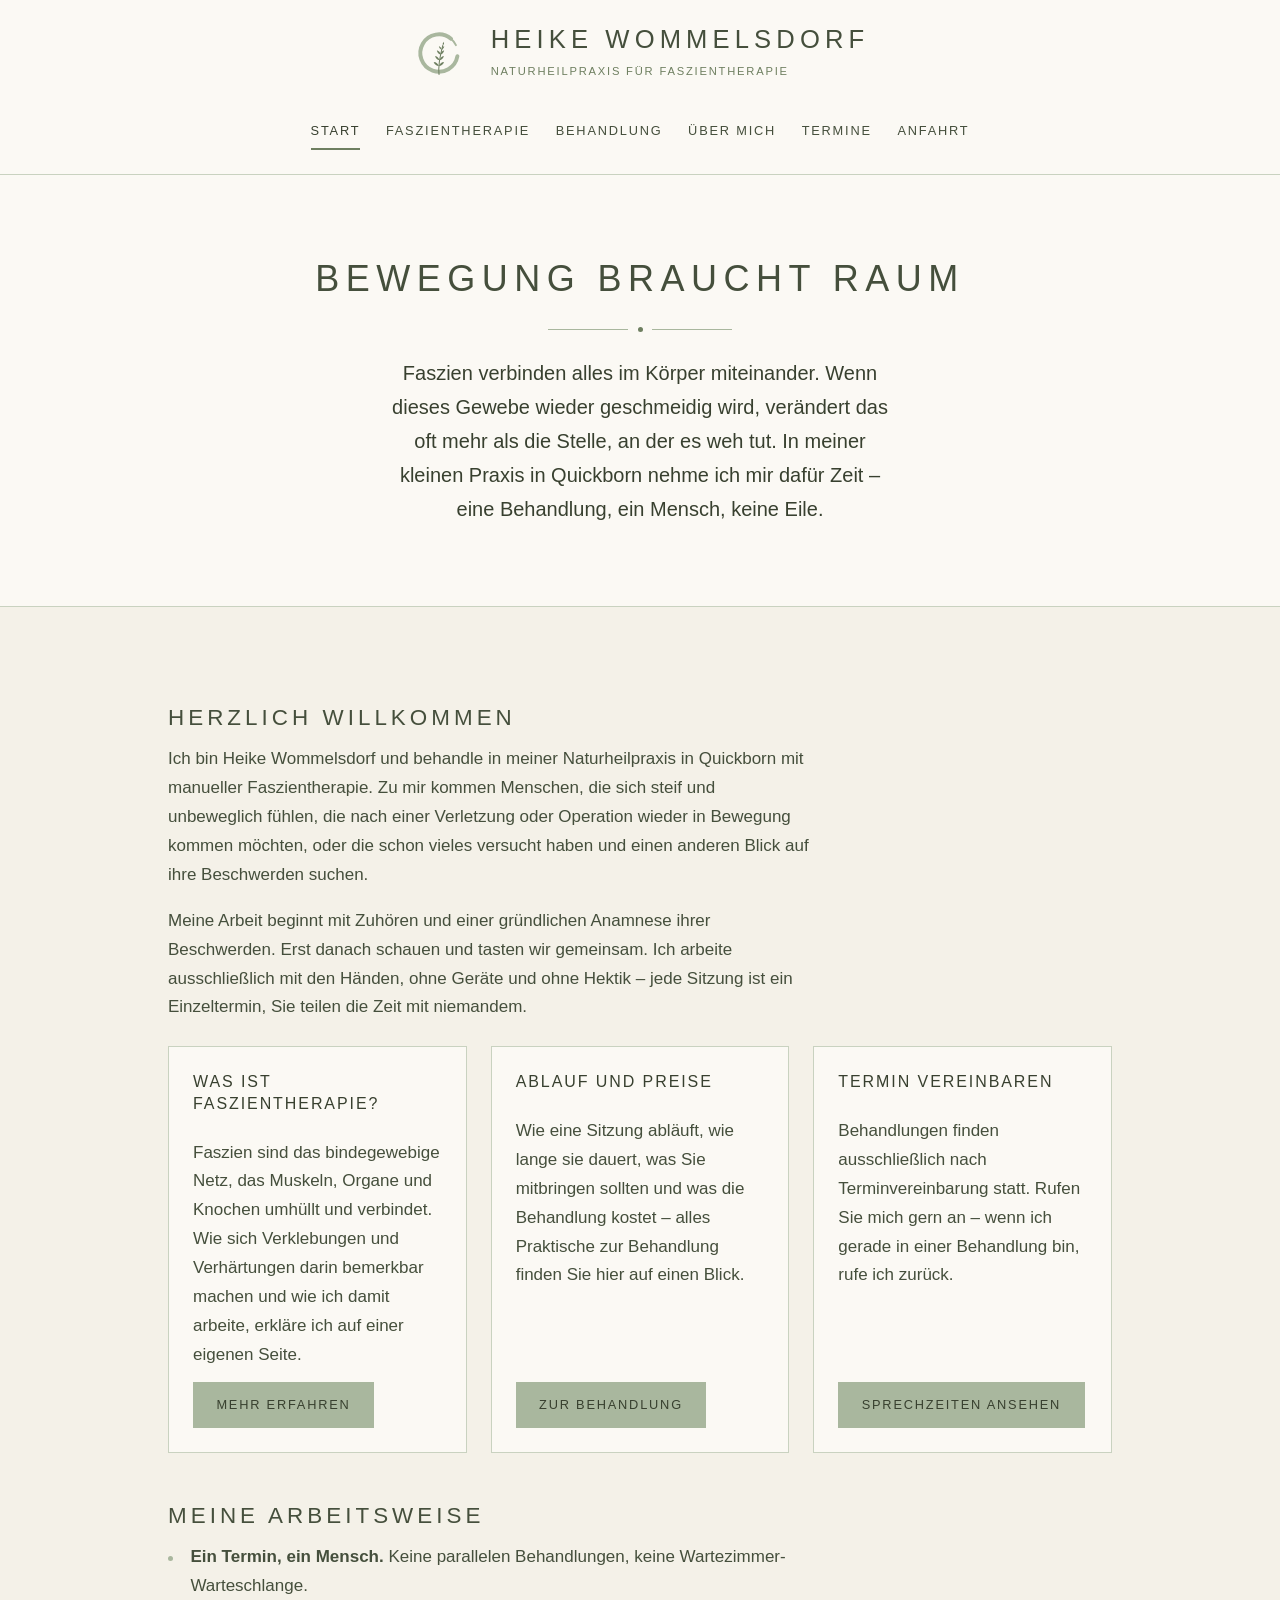
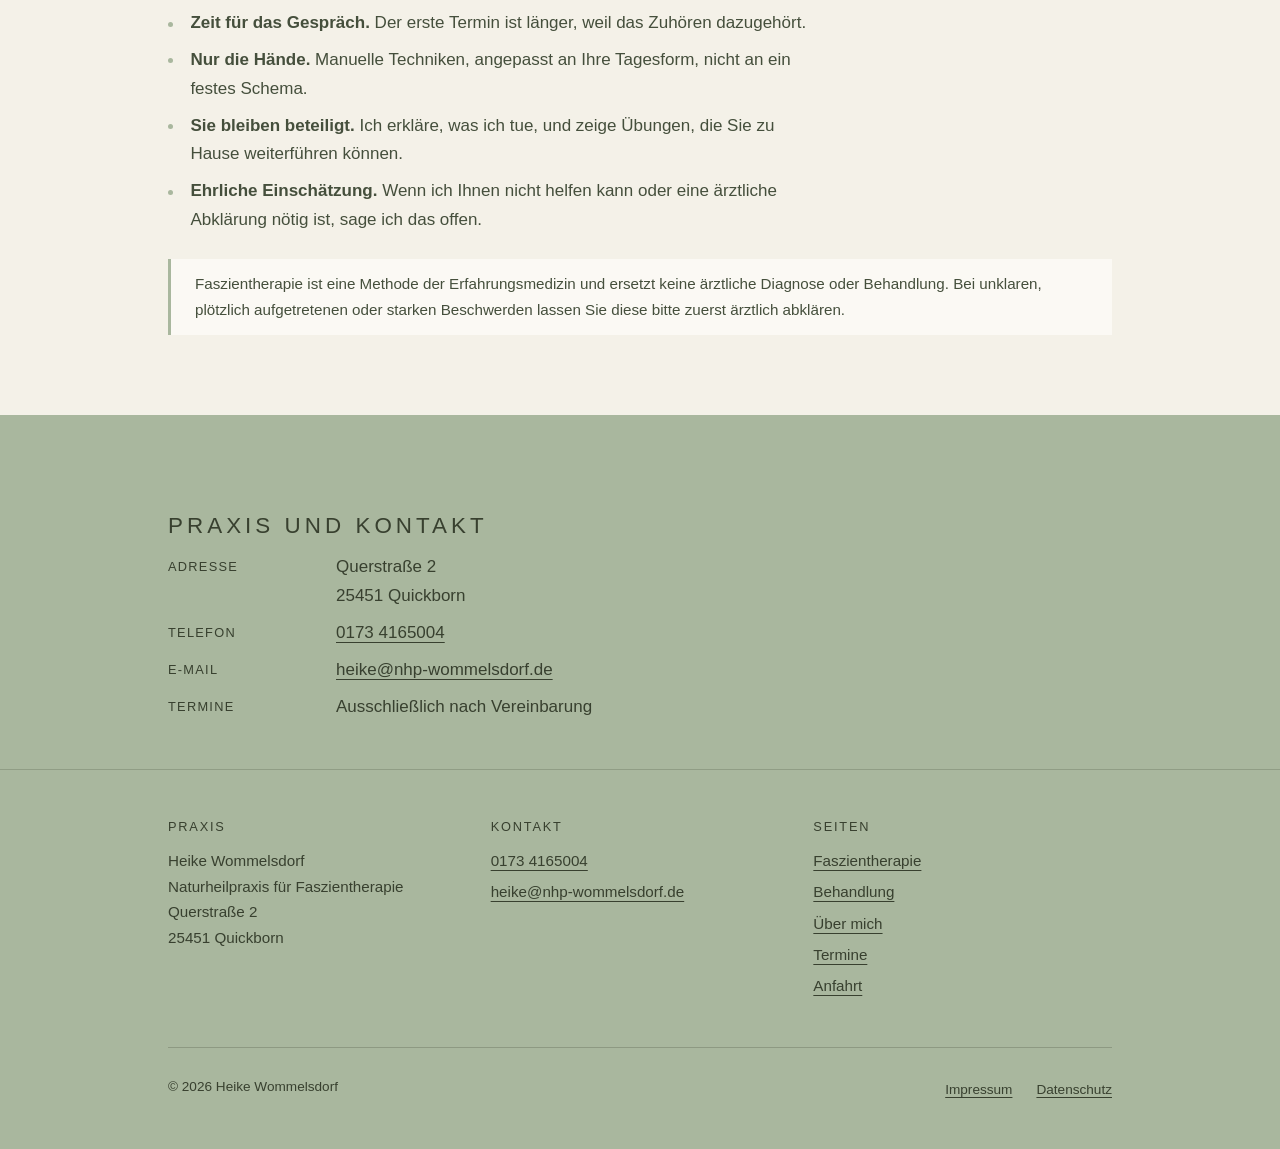
<file: index.html>
<!DOCTYPE html>
<html lang="de">
<head>
<meta charset="utf-8">
<meta name="viewport" content="width=device-width, initial-scale=1">
<title>Naturheilpraxis für Faszientherapie – Heike Wommelsdorf, Quickborn</title>
<meta name="description" content="Naturheilpraxis Heike Wommelsdorf in Quickborn: Faszientherapie in ruhiger Atmosphäre, Behandlung nach Terminvereinbarung. Querstraße 2, 25451 Quickborn.">
<link rel="icon" href="img/favicon.svg" type="image/svg+xml">
<link rel="stylesheet" href="css/style.css">
</head>
<body>

<a class="sprungmarke" href="#inhalt">Zum Inhalt springen</a>

<header class="kopf">
  <div class="inhalt">
    <a class="marke" href="index.html">
      <img src="img/logo.svg" alt="" width="120" height="120">
      <span class="marke-text">
        <span class="marke-name">Heike Wommelsdorf</span>
        <span class="marke-zusatz">Naturheilpraxis für Faszientherapie</span>
      </span>
    </a>

    <nav class="navigation" aria-label="Hauptmenü">
      <ul>
        <li><a href="index.html" aria-current="page">Start</a></li>
        <li><a href="faszientherapie.html">Faszientherapie</a></li>
        <li><a href="behandlung.html">Behandlung</a></li>
        <li><a href="ueber-mich.html">Über mich</a></li>
        <li><a href="termine.html">Termine</a></li>
        <li><a href="anfahrt.html">Anfahrt</a></li>
      </ul>
    </nav>
  </div>
</header>

<section class="hero">
  <div class="inhalt">
    <h1>Bewegung braucht Raum</h1>
    <p class="zierlinie"><span></span></p>
    <p class="leitsatz">
      Faszien verbinden alles im Körper miteinander. Wenn dieses Gewebe wieder
      geschmeidig wird, verändert das oft mehr als die Stelle, an der es weh tut.
      In meiner kleinen Praxis in Quickborn nehme ich mir dafür Zeit – eine
      Behandlung, ein Mensch, keine Eile.
    </p>
  </div>
</section>

<main id="inhalt">
  <div class="inhalt">

    <h2>Herzlich willkommen</h2>
    <p>
      Ich bin Heike Wommelsdorf und behandle in meiner Naturheilpraxis in
      Quickborn mit manueller Faszientherapie. Zu mir kommen Menschen, die sich
      steif und unbeweglich fühlen, die nach einer Verletzung oder Operation
      wieder in Bewegung kommen möchten, oder die schon vieles versucht haben und
      einen anderen Blick auf ihre Beschwerden suchen.
    </p>
    <p>
      Meine Arbeit beginnt mit Zuhören und einer gründlichen Anamnese ihrer Beschwerden.
      Erst danach schauen und tasten wir gemeinsam. Ich arbeite
      ausschließlich mit den Händen, ohne Geräte und ohne Hektik – jede Sitzung
      ist ein Einzeltermin, Sie teilen die Zeit mit niemandem.
    </p>

    <div class="kacheln">

      <article class="kachel">
        <h3>Was ist Faszientherapie?</h3>
        <p>
          Faszien sind das bindegewebige Netz, das Muskeln, Organe und Knochen
          umhüllt und verbindet. Wie sich Verklebungen und Verhärtungen darin
          bemerkbar machen und wie ich damit arbeite, erkläre ich auf einer
          eigenen Seite.
        </p>
        <a class="knopf" href="faszientherapie.html">Mehr erfahren</a>
      </article>

      <article class="kachel">
        <h3>Ablauf und Preise</h3>
        <p>
          Wie eine Sitzung abläuft, wie lange sie dauert, was Sie mitbringen
          sollten und was die Behandlung kostet – alles Praktische zur Behandlung
          finden Sie hier auf einen Blick.
        </p>
        <a class="knopf" href="behandlung.html">Zur Behandlung</a>
      </article>

      <article class="kachel">
        <h3>Termin vereinbaren</h3>
        <p>
          Behandlungen finden ausschließlich nach Terminvereinbarung statt. Rufen
          Sie mich gern an – wenn ich gerade in einer Behandlung bin, rufe ich
          zurück.
        </p>
        <a class="knopf" href="termine.html">Sprechzeiten ansehen</a>
      </article>

    </div>

    <h2>Meine Arbeitsweise</h2>
    <ul class="liste">
      <li><strong>Ein Termin, ein Mensch.</strong> Keine parallelen Behandlungen, keine Wartezimmer-Warteschlange.</li>
      <li><strong>Zeit für das Gespräch.</strong> Der erste Termin ist länger, weil das Zuhören dazugehört.</li>
      <li><strong>Nur die Hände.</strong> Manuelle Techniken, angepasst an Ihre Tagesform, nicht an ein festes Schema.</li>
      <li><strong>Sie bleiben beteiligt.</strong> Ich erkläre, was ich tue, und zeige Übungen, die Sie zu Hause weiterführen können.</li>
      <li><strong>Ehrliche Einschätzung.</strong> Wenn ich Ihnen nicht helfen kann oder eine ärztliche Abklärung nötig ist, sage ich das offen.</li>
    </ul>

    <div class="hinweis">
      <p>
        Faszientherapie ist eine Methode der Erfahrungsmedizin und ersetzt keine
        ärztliche Diagnose oder Behandlung. Bei unklaren, plötzlich aufgetretenen
        oder starken Beschwerden lassen Sie diese bitte zuerst ärztlich abklären.
      </p>
    </div>

  </div>
</main>

<section class="flaeche">
  <div class="inhalt">
    <h2>Praxis und Kontakt</h2>
    <dl class="daten">
      <dt>Adresse</dt>
      <dd>Querstraße 2<br>25451 Quickborn</dd>
      <dt>Telefon</dt>
      <dd><a href="tel:+491734165004">0173 4165004</a></dd>
      <dt>E-Mail</dt>
      <dd><a href="mailto:heike@nhp-wommelsdorf.de">heike@nhp-wommelsdorf.de</a></dd>
      <dt>Termine</dt>
      <dd>Ausschließlich nach Vereinbarung</dd>
    </dl>
  </div>
</section>

<footer class="fuss">
  <div class="inhalt">
    <div class="fuss-raster">

      <div>
        <h2>Praxis</h2>
        <p>
          Heike Wommelsdorf<br>
          Naturheilpraxis für Faszientherapie<br>
          Querstraße 2<br>
          25451 Quickborn
        </p>
      </div>

      <div>
        <h2>Kontakt</h2>
        <ul>
          <li><a href="tel:+491734165004">0173 4165004</a></li>
          <li><a href="mailto:heike@nhp-wommelsdorf.de">heike@nhp-wommelsdorf.de</a></li>
        </ul>
      </div>

      <div>
        <h2>Seiten</h2>
        <ul>
          <li><a href="faszientherapie.html">Faszientherapie</a></li>
          <li><a href="behandlung.html">Behandlung</a></li>
          <li><a href="ueber-mich.html">Über mich</a></li>
          <li><a href="termine.html">Termine</a></li>
          <li><a href="anfahrt.html">Anfahrt</a></li>
        </ul>
      </div>

    </div>

    <div class="fuss-zeile">
      <p>© 2026 Heike Wommelsdorf</p>
      <ul>
        <li><a href="impressum.html">Impressum</a></li>
        <li><a href="datenschutz.html">Datenschutz</a></li>
      </ul>
    </div>
  </div>
</footer>

</body>
</html>
</file>
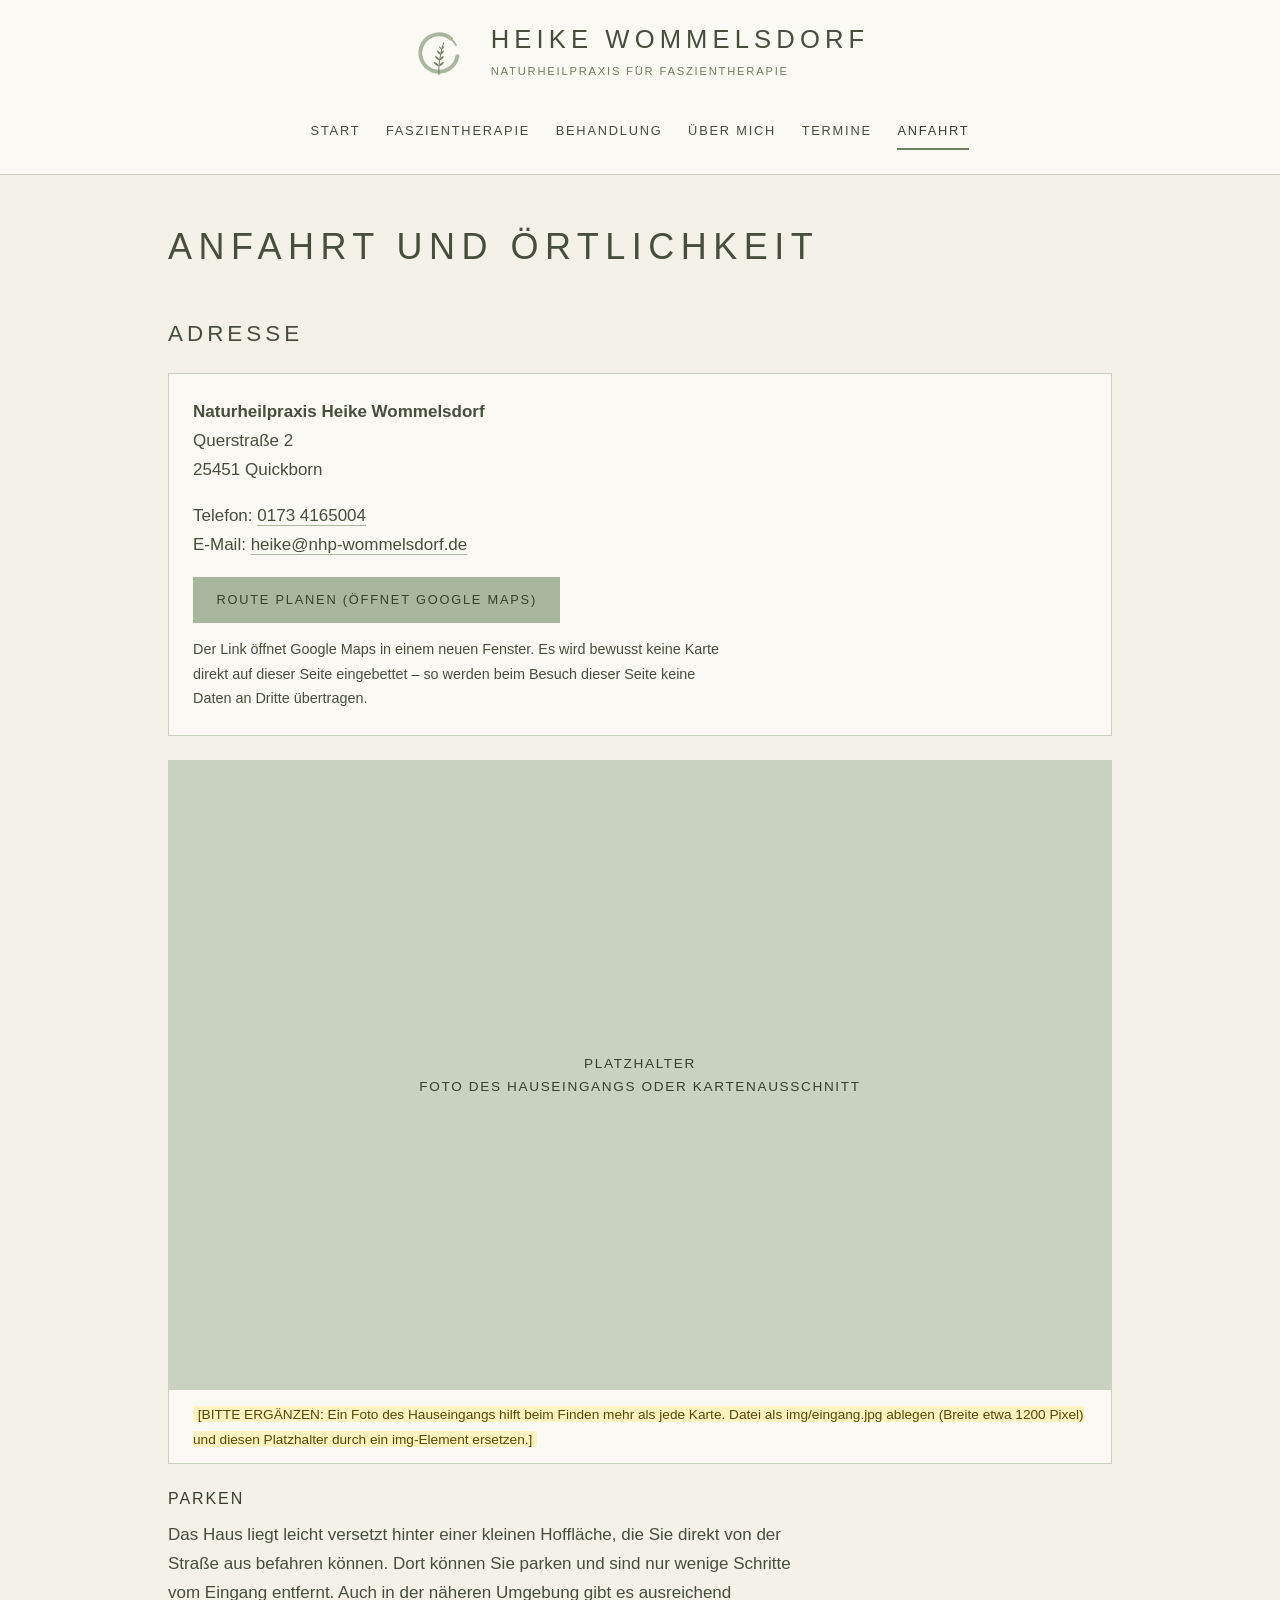
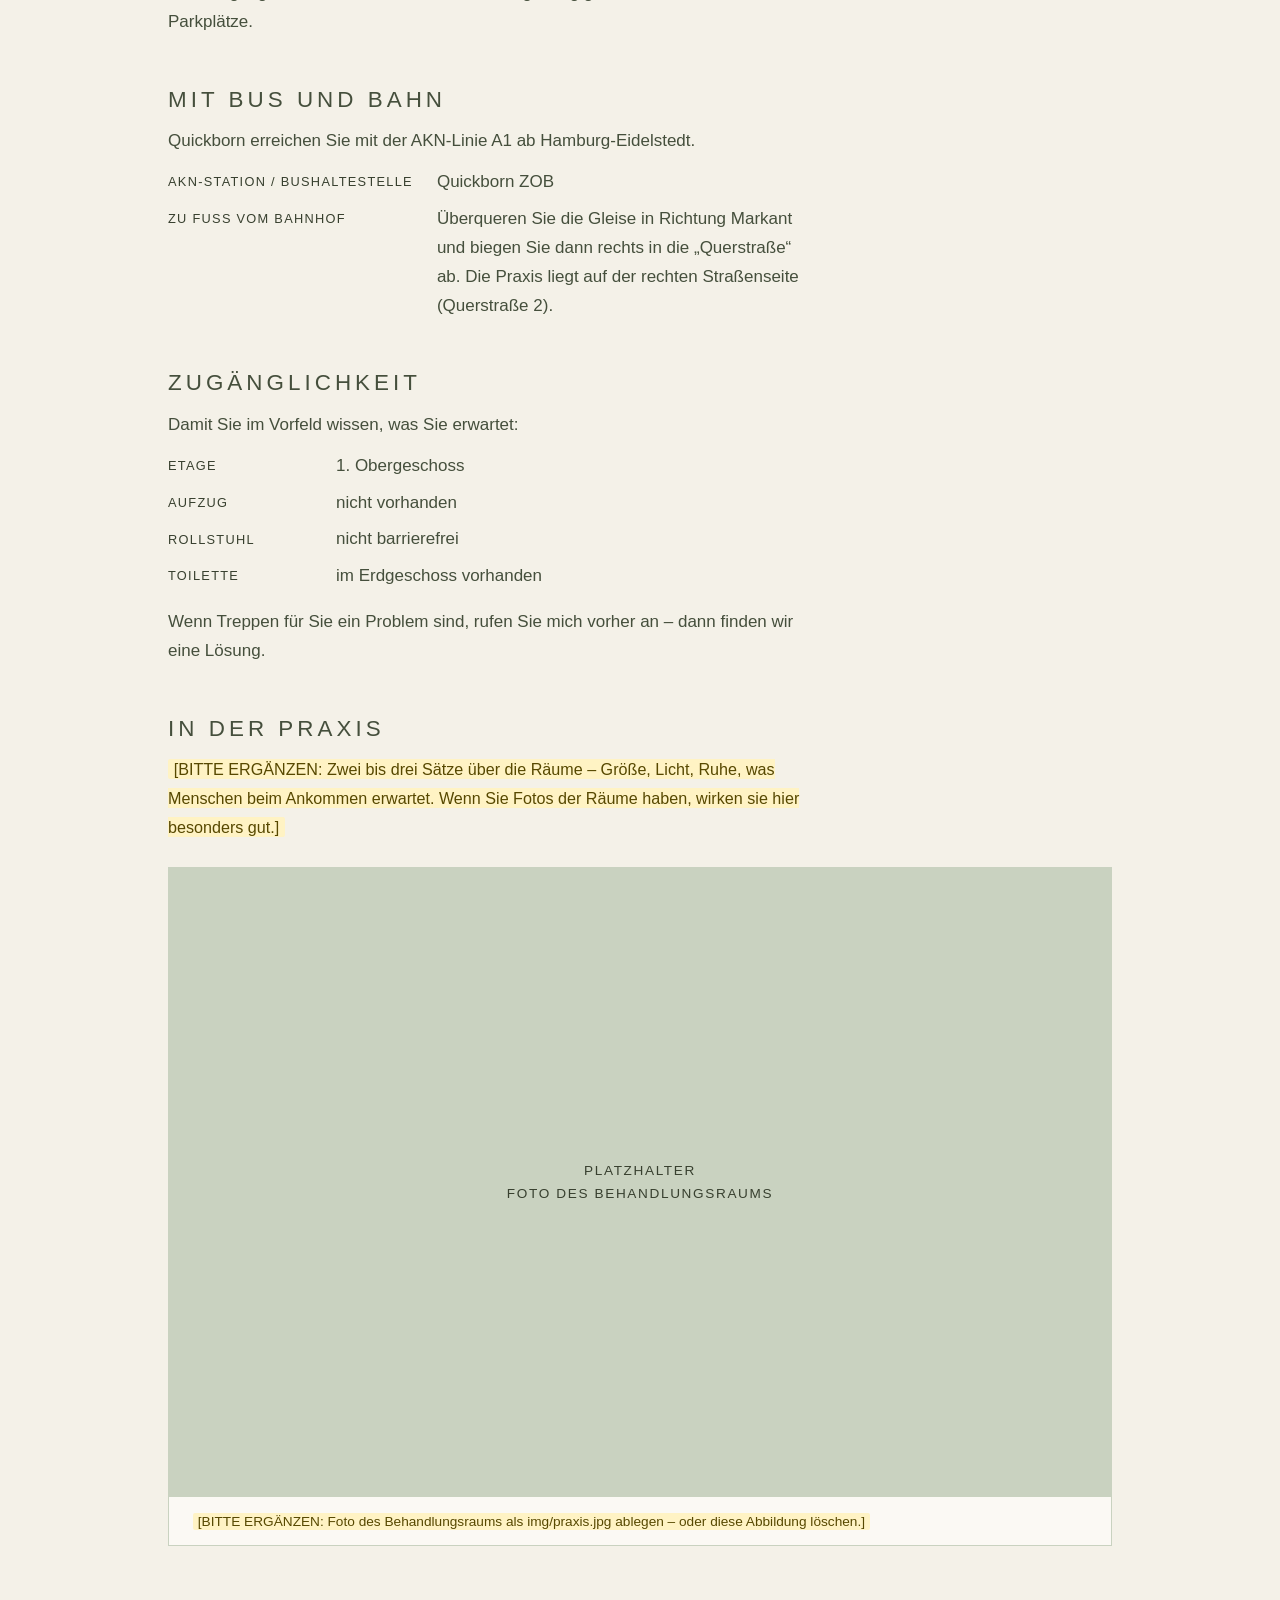
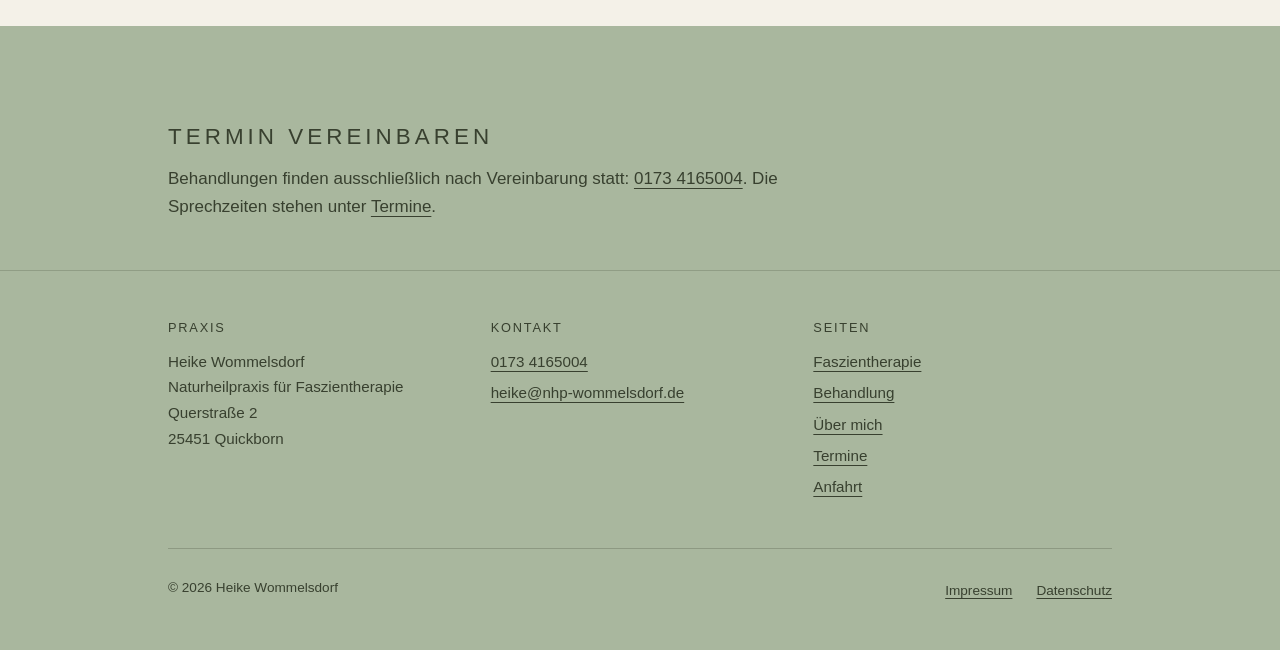
<file: anfahrt.html>
<!DOCTYPE html>
<html lang="de">
<head>
<meta charset="utf-8">
<meta name="viewport" content="width=device-width, initial-scale=1">
<title>Anfahrt und Praxis – Naturheilpraxis Heike Wommelsdorf, Quickborn</title>
<meta name="description" content="So finden Sie die Naturheilpraxis Heike Wommelsdorf: Querstraße 2, 25451 Quickborn – mit Hinweisen zu Parkmöglichkeiten, Bus und AKN sowie zur Zugänglichkeit.">
<link rel="icon" href="img/favicon.svg" type="image/svg+xml">
<link rel="stylesheet" href="css/style.css">
</head>
<body>

<a class="sprungmarke" href="#inhalt">Zum Inhalt springen</a>

<header class="kopf">
  <div class="inhalt">
    <a class="marke" href="index.html">
      <img src="img/logo.svg" alt="" width="120" height="120">
      <span class="marke-text">
        <span class="marke-name">Heike Wommelsdorf</span>
        <span class="marke-zusatz">Naturheilpraxis für Faszientherapie</span>
      </span>
    </a>

    <nav class="navigation" aria-label="Hauptmenü">
      <ul>
        <li><a href="index.html">Start</a></li>
        <li><a href="faszientherapie.html">Faszientherapie</a></li>
        <li><a href="behandlung.html">Behandlung</a></li>
        <li><a href="ueber-mich.html">Über mich</a></li>
        <li><a href="termine.html">Termine</a></li>
        <li><a href="anfahrt.html" aria-current="page">Anfahrt</a></li>
      </ul>
    </nav>
  </div>
</header>

<main id="inhalt">
  <div class="inhalt">

    <h1>Anfahrt und Örtlichkeit</h1>

    <h2>Adresse</h2>
    <div class="karte">
      <p>
        <strong>Naturheilpraxis Heike Wommelsdorf</strong><br>
        Querstraße 2<br>
        25451 Quickborn
      </p>
      <p>
        Telefon: <a href="tel:+491734165004">0173 4165004</a><br>
        E-Mail: <a href="mailto:heike@nhp-wommelsdorf.de">heike@nhp-wommelsdorf.de</a>
      </p>
      <p>
        <a class="knopf" href="https://www.google.com/maps/dir/?api=1&amp;destination=Querstra%C3%9Fe+2%2C+25451+Quickborn"
           target="_blank" rel="noopener noreferrer">
          Route planen (öffnet Google Maps)
        </a>
      </p>
      <p class="klein">
        Der Link öffnet Google Maps in einem neuen Fenster. Es wird bewusst keine
        Karte direkt auf dieser Seite eingebettet – so werden beim Besuch dieser
        Seite keine Daten an Dritte übertragen.
      </p>
    </div>

    <figure class="bild">
      <div class="bild-platzhalter">
        Platzhalter<br>Foto des Hauseingangs oder Kartenausschnitt
      </div>
      <figcaption>
        <span class="platzhalter">[BITTE ERGÄNZEN: Ein Foto des Hauseingangs hilft beim Finden mehr als jede Karte. Datei als img/eingang.jpg ablegen (Breite etwa 1200 Pixel) und diesen Platzhalter durch ein img-Element ersetzen.]</span>
      </figcaption>
    </figure>

    <h3>Parken</h3>
    <p>
      Das Haus liegt leicht versetzt hinter einer kleinen Hoffläche, die Sie direkt
      von der Straße aus befahren können. Dort können Sie parken und sind nur wenige
      Schritte vom Eingang entfernt. Auch in der näheren Umgebung gibt es ausreichend
      Parkplätze.
    </p>

    <h2>Mit Bus und Bahn</h2>
    <p>
      Quickborn erreichen Sie mit der AKN-Linie A1 ab Hamburg-Eidelstedt.
    </p>
    <dl class="daten">
      <dt>AKN-Station / Bushaltestelle</dt>
      <dd>Quickborn ZOB</dd>

      <dt>Zu Fuß vom Bahnhof</dt>
      <dd>
        Überqueren Sie die Gleise in Richtung Markant und biegen Sie dann rechts in
        die „Querstraße“ ab. Die Praxis liegt auf der rechten Straßenseite
        (Querstraße 2).
      </dd>
    </dl>

    <h2>Zugänglichkeit</h2>
    <p>
      Damit Sie im Vorfeld wissen, was Sie erwartet:
    </p>
    <dl class="daten">
      <dt>Etage</dt>
      <dd> 1. Obergeschoss</dd>
      
      <dt>Aufzug</dt>
      <dd>nicht vorhanden</dd>

      <dt>Rollstuhl</dt>
      <dd>nicht barrierefrei</dd>

      <dt>Toilette</dt>
      <dd>im Erdgeschoss vorhanden</dd>
    </dl>
    <p>
      Wenn Treppen für Sie ein Problem sind, rufen Sie mich vorher an – dann finden
      wir eine Lösung.
    </p>

    <h2>In der Praxis</h2>
    <p>
      <span class="platzhalter">[BITTE ERGÄNZEN: Zwei bis drei Sätze über die Räume – Größe, Licht, Ruhe, was Menschen beim Ankommen erwartet. Wenn Sie Fotos der Räume haben, wirken sie hier besonders gut.]</span>
    </p>

    <figure class="bild">
      <div class="bild-platzhalter">
        Platzhalter<br>Foto des Behandlungsraums
      </div>
      <figcaption>
        <span class="platzhalter">[BITTE ERGÄNZEN: Foto des Behandlungsraums als img/praxis.jpg ablegen – oder diese Abbildung löschen.]</span>
      </figcaption>
    </figure>

  </div>
</main>

<section class="flaeche">
  <div class="inhalt">
    <h2>Termin vereinbaren</h2>
    <p>
      Behandlungen finden ausschließlich nach Vereinbarung statt:
      <a href="tel:+491734165004">0173 4165004</a>. Die Sprechzeiten stehen unter
      <a href="termine.html">Termine</a>.
    </p>
  </div>
</section>

<footer class="fuss">
  <div class="inhalt">
    <div class="fuss-raster">

      <div>
        <h2>Praxis</h2>
        <p>
          Heike Wommelsdorf<br>
          Naturheilpraxis für Faszientherapie<br>
          Querstraße 2<br>
          25451 Quickborn
        </p>
      </div>

      <div>
        <h2>Kontakt</h2>
        <ul>
          <li><a href="tel:+491734165004">0173 4165004</a></li>
          <li><a href="mailto:heike@nhp-wommelsdorf.de">heike@nhp-wommelsdorf.de</a></li>
        </ul>
      </div>

      <div>
        <h2>Seiten</h2>
        <ul>
          <li><a href="faszientherapie.html">Faszientherapie</a></li>
          <li><a href="behandlung.html">Behandlung</a></li>
          <li><a href="ueber-mich.html">Über mich</a></li>
          <li><a href="termine.html">Termine</a></li>
          <li><a href="anfahrt.html">Anfahrt</a></li>
        </ul>
      </div>

    </div>

    <div class="fuss-zeile">
      <p>© 2026 Heike Wommelsdorf</p>
      <ul>
        <li><a href="impressum.html">Impressum</a></li>
        <li><a href="datenschutz.html">Datenschutz</a></li>
      </ul>
    </div>
  </div>
</footer>

</body>
</html>
</file>
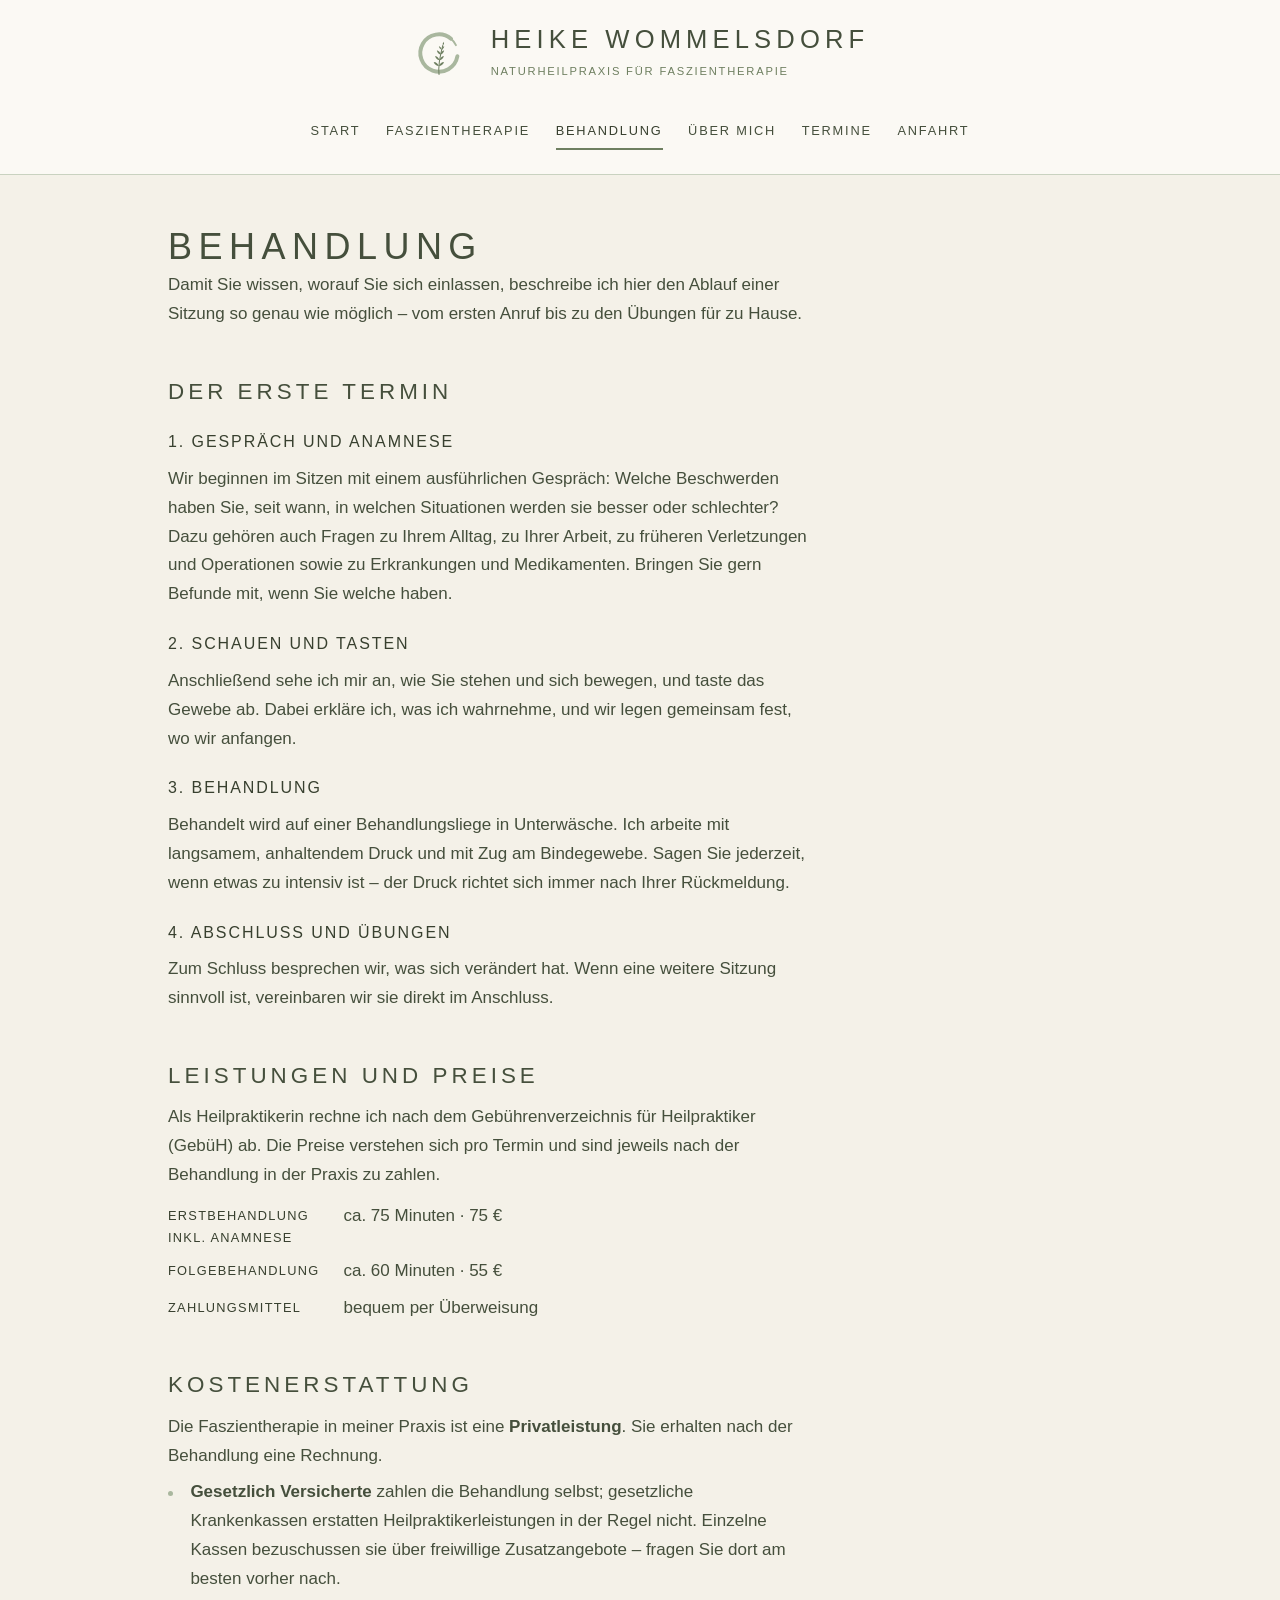
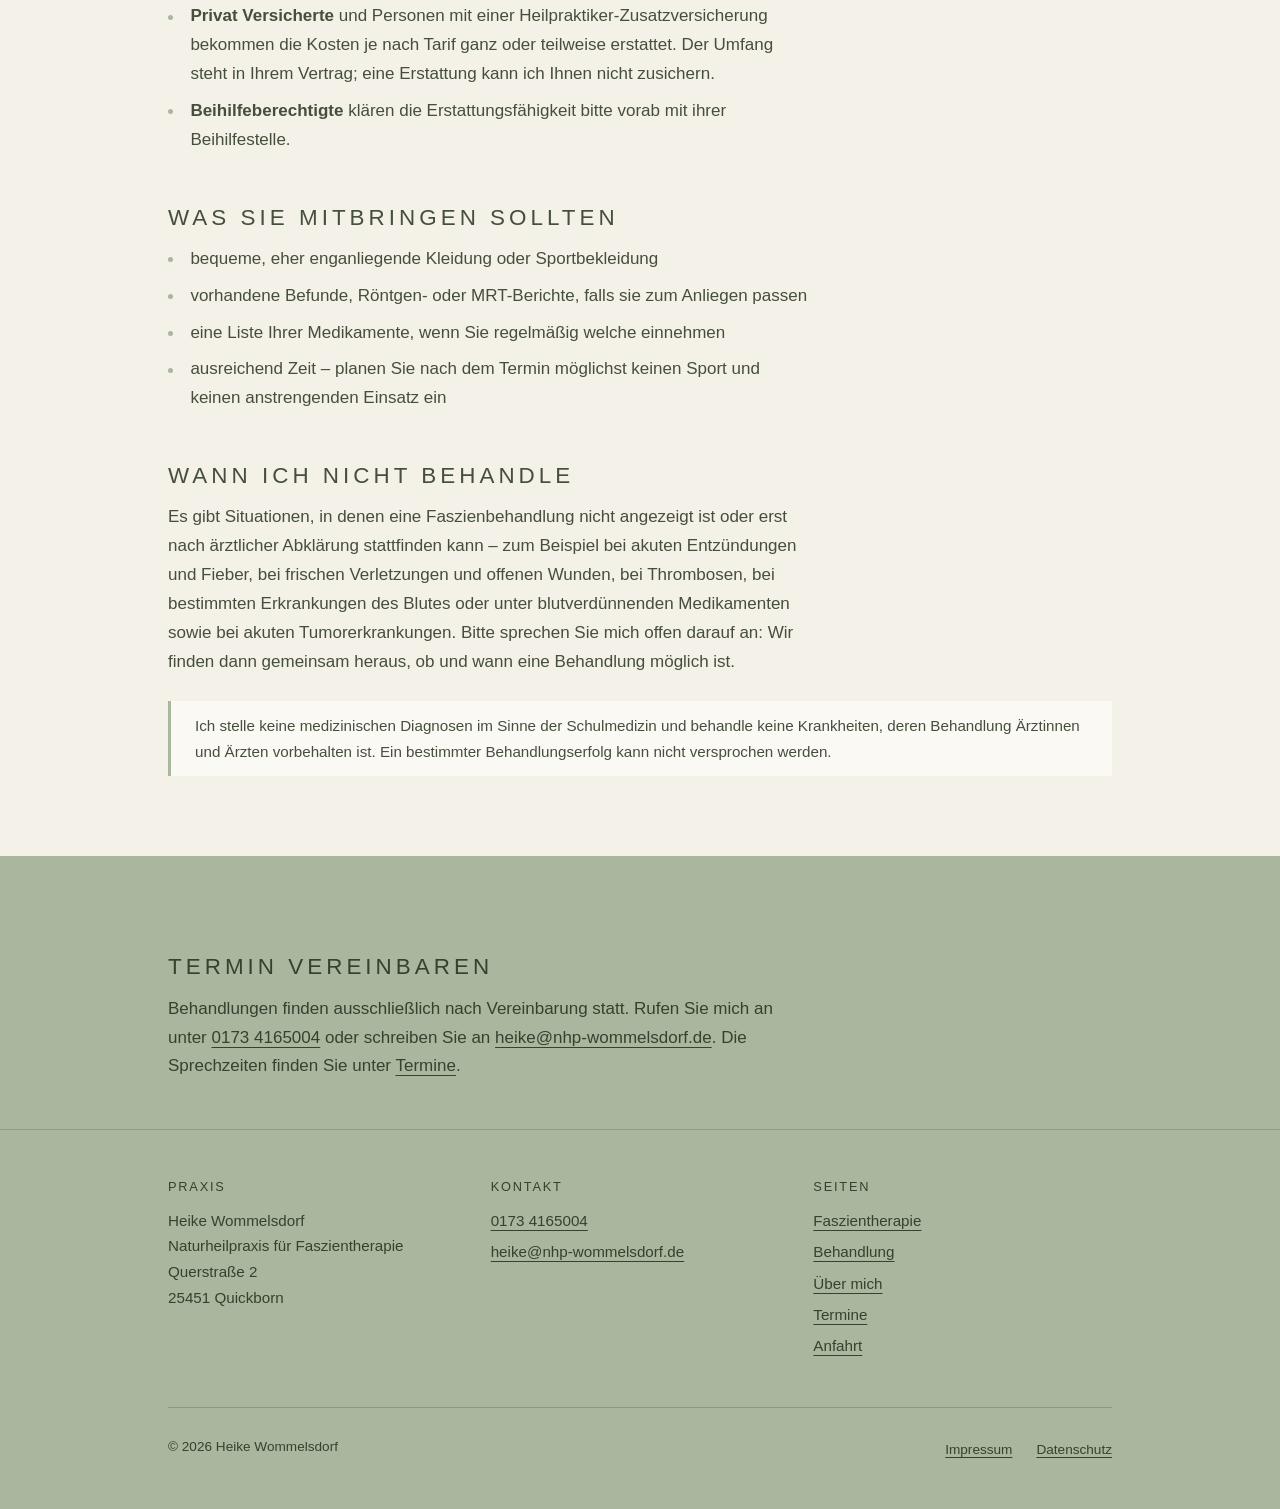
<file: behandlung.html>
<!DOCTYPE html>
<html lang="de">
<head>
<meta charset="utf-8">
<meta name="viewport" content="width=device-width, initial-scale=1">
<title>Behandlung, Ablauf und Preise – Naturheilpraxis Heike Wommelsdorf</title>
<meta name="description" content="Ablauf einer Faszienbehandlung in Quickborn: Erstgespräch, Dauer der Sitzung, was Sie mitbringen sollten, Preise und Hinweise zur Kostenerstattung.">
<link rel="icon" href="img/favicon.svg" type="image/svg+xml">
<link rel="stylesheet" href="css/style.css">
</head>
<body>

<a class="sprungmarke" href="#inhalt">Zum Inhalt springen</a>

<header class="kopf">
  <div class="inhalt">
    <a class="marke" href="index.html">
      <img src="img/logo.svg" alt="" width="120" height="120">
      <span class="marke-text">
        <span class="marke-name">Heike Wommelsdorf</span>
        <span class="marke-zusatz">Naturheilpraxis für Faszientherapie</span>
      </span>
    </a>

    <nav class="navigation" aria-label="Hauptmenü">
      <ul>
        <li><a href="index.html">Start</a></li>
        <li><a href="faszientherapie.html">Faszientherapie</a></li>
        <li><a href="behandlung.html" aria-current="page">Behandlung</a></li>
        <li><a href="ueber-mich.html">Über mich</a></li>
        <li><a href="termine.html">Termine</a></li>
        <li><a href="anfahrt.html">Anfahrt</a></li>
      </ul>
    </nav>
  </div>
</header>

<main id="inhalt">
  <div class="inhalt">

    <h1>Behandlung</h1>
    <p>
      Damit Sie wissen, worauf Sie sich einlassen, beschreibe ich hier den Ablauf
      einer Sitzung so genau wie möglich – vom ersten Anruf bis zu den Übungen für
      zu Hause.
    </p>

    <h2>Der erste Termin</h2>

    <h3>1. Gespräch und Anamnese</h3>
    <p>
      Wir beginnen im Sitzen mit einem ausführlichen Gespräch: Welche Beschwerden
      haben Sie, seit wann, in welchen Situationen werden sie besser oder
      schlechter? Dazu gehören auch Fragen zu Ihrem Alltag, zu Ihrer Arbeit, zu
      früheren Verletzungen und Operationen sowie zu Erkrankungen und Medikamenten.
      Bringen Sie gern Befunde mit, wenn Sie welche haben.
    </p>

    <h3>2. Schauen und Tasten</h3>
    <p>
      Anschließend sehe ich mir an, wie Sie stehen und sich bewegen, und taste das
      Gewebe ab. Dabei erkläre ich, was ich wahrnehme, und wir legen gemeinsam
      fest, wo wir anfangen.
    </p>

    <h3>3. Behandlung</h3>
    <p>
      Behandelt wird auf einer Behandlungsliege in Unterwäsche. Ich arbeite mit langsamem, anhaltendem Druck und mit Zug am
      Bindegewebe. Sagen Sie jederzeit, wenn etwas zu intensiv ist – der Druck
      richtet sich immer nach Ihrer Rückmeldung.
    </p>

    <h3>4. Abschluss und Übungen</h3>
    <p>
      Zum Schluss besprechen wir, was sich verändert hat.
      Wenn eine weitere Sitzung sinnvoll ist,
      vereinbaren wir sie direkt im Anschluss.
    </p>

    <h2>Leistungen und Preise</h2>
    <p>
      Als Heilpraktikerin rechne ich nach dem Gebührenverzeichnis für
      Heilpraktiker (GebüH) ab. Die Preise verstehen sich pro Termin und sind
      jeweils nach der Behandlung in der Praxis zu zahlen.
    </p>

    <dl class="daten">
      <dt>Erstbehandlung<br>inkl. Anamnese</dt>
      <dd>
        <span>ca. 75 Minuten</span> ·
        <span>75 €</span>
      </dd>

      <dt>Folgebehandlung</dt>
      <dd>
        <span>ca. 60 Minuten</span> ·
        <span>55 €</span>
      </dd>

      <dt>Zahlungsmittel</dt>
      <dd><span>bequem per Überweisung</span></dd>
    </dl>

    <h2>Kostenerstattung</h2>
    <p>
      Die Faszientherapie in meiner Praxis ist eine <strong>Privatleistung</strong>.
      Sie erhalten nach der Behandlung eine Rechnung.
    </p>
    <ul class="liste">
      <li>
        <strong>Gesetzlich Versicherte</strong> zahlen die Behandlung selbst;
        gesetzliche Krankenkassen erstatten Heilpraktikerleistungen in der Regel
        nicht. Einzelne Kassen bezuschussen sie über freiwillige Zusatzangebote –
        fragen Sie dort am besten vorher nach.
      </li>
      <li>
        <strong>Privat Versicherte</strong> und Personen mit einer
        Heilpraktiker-Zusatzversicherung bekommen die Kosten je nach Tarif ganz
        oder teilweise erstattet. Der Umfang steht in Ihrem Vertrag; eine
        Erstattung kann ich Ihnen nicht zusichern.
      </li>
      <li>
        <strong>Beihilfeberechtigte</strong> klären die Erstattungsfähigkeit bitte
        vorab mit ihrer Beihilfestelle.
      </li>
    </ul>

    <h2>Was Sie mitbringen sollten</h2>
    <ul class="liste">
      <li>bequeme, eher enganliegende Kleidung oder Sportbekleidung</li>
      <li>vorhandene Befunde, Röntgen- oder MRT-Berichte, falls sie zum Anliegen passen</li>
      <li>eine Liste Ihrer Medikamente, wenn Sie regelmäßig welche einnehmen</li>
      <li>ausreichend Zeit – planen Sie nach dem Termin möglichst keinen Sport und keinen anstrengenden Einsatz ein</li>
    </ul>

    <h2>Wann ich nicht behandle</h2>
    <p>
      Es gibt Situationen, in denen eine Faszienbehandlung nicht angezeigt ist oder
      erst nach ärztlicher Abklärung stattfinden kann – zum Beispiel bei akuten
      Entzündungen und Fieber, bei frischen Verletzungen und offenen Wunden, bei
      Thrombosen, bei bestimmten Erkrankungen des Blutes oder unter blutverdünnenden
      Medikamenten sowie bei akuten Tumorerkrankungen. Bitte sprechen Sie mich
      offen darauf an: Wir finden dann gemeinsam heraus, ob und wann eine Behandlung
      möglich ist.
    </p>

    <div class="hinweis">
      <p>
        Ich stelle keine medizinischen Diagnosen im Sinne der Schulmedizin und
        behandle keine Krankheiten, deren Behandlung Ärztinnen und Ärzten
        vorbehalten ist. Ein bestimmter Behandlungserfolg kann nicht versprochen
        werden.
      </p>
    </div>

  </div>
</main>

<section class="flaeche">
  <div class="inhalt">
    <h2>Termin vereinbaren</h2>
    <p>
      Behandlungen finden ausschließlich nach Vereinbarung statt. Rufen Sie mich an
      unter <a href="tel:+491734165004">0173 4165004</a> oder schreiben Sie an
      <a href="mailto:heike@nhp-wommelsdorf.de">heike@nhp-wommelsdorf.de</a>.
      Die Sprechzeiten finden Sie unter <a href="termine.html">Termine</a>.
    </p>
  </div>
</section>

<footer class="fuss">
  <div class="inhalt">
    <div class="fuss-raster">

      <div>
        <h2>Praxis</h2>
        <p>
          Heike Wommelsdorf<br>
          Naturheilpraxis für Faszientherapie<br>
          Querstraße 2<br>
          25451 Quickborn
        </p>
      </div>

      <div>
        <h2>Kontakt</h2>
        <ul>
          <li><a href="tel:+491734165004">0173 4165004</a></li>
          <li><a href="mailto:heike@nhp-wommelsdorf.de">heike@nhp-wommelsdorf.de</a></li>
        </ul>
      </div>

      <div>
        <h2>Seiten</h2>
        <ul>
          <li><a href="faszientherapie.html">Faszientherapie</a></li>
          <li><a href="behandlung.html">Behandlung</a></li>
          <li><a href="ueber-mich.html">Über mich</a></li>
          <li><a href="termine.html">Termine</a></li>
          <li><a href="anfahrt.html">Anfahrt</a></li>
        </ul>
      </div>

    </div>

    <div class="fuss-zeile">
      <p>© 2026 Heike Wommelsdorf</p>
      <ul>
        <li><a href="impressum.html">Impressum</a></li>
        <li><a href="datenschutz.html">Datenschutz</a></li>
      </ul>
    </div>
  </div>
</footer>

</body>
</html>
</file>
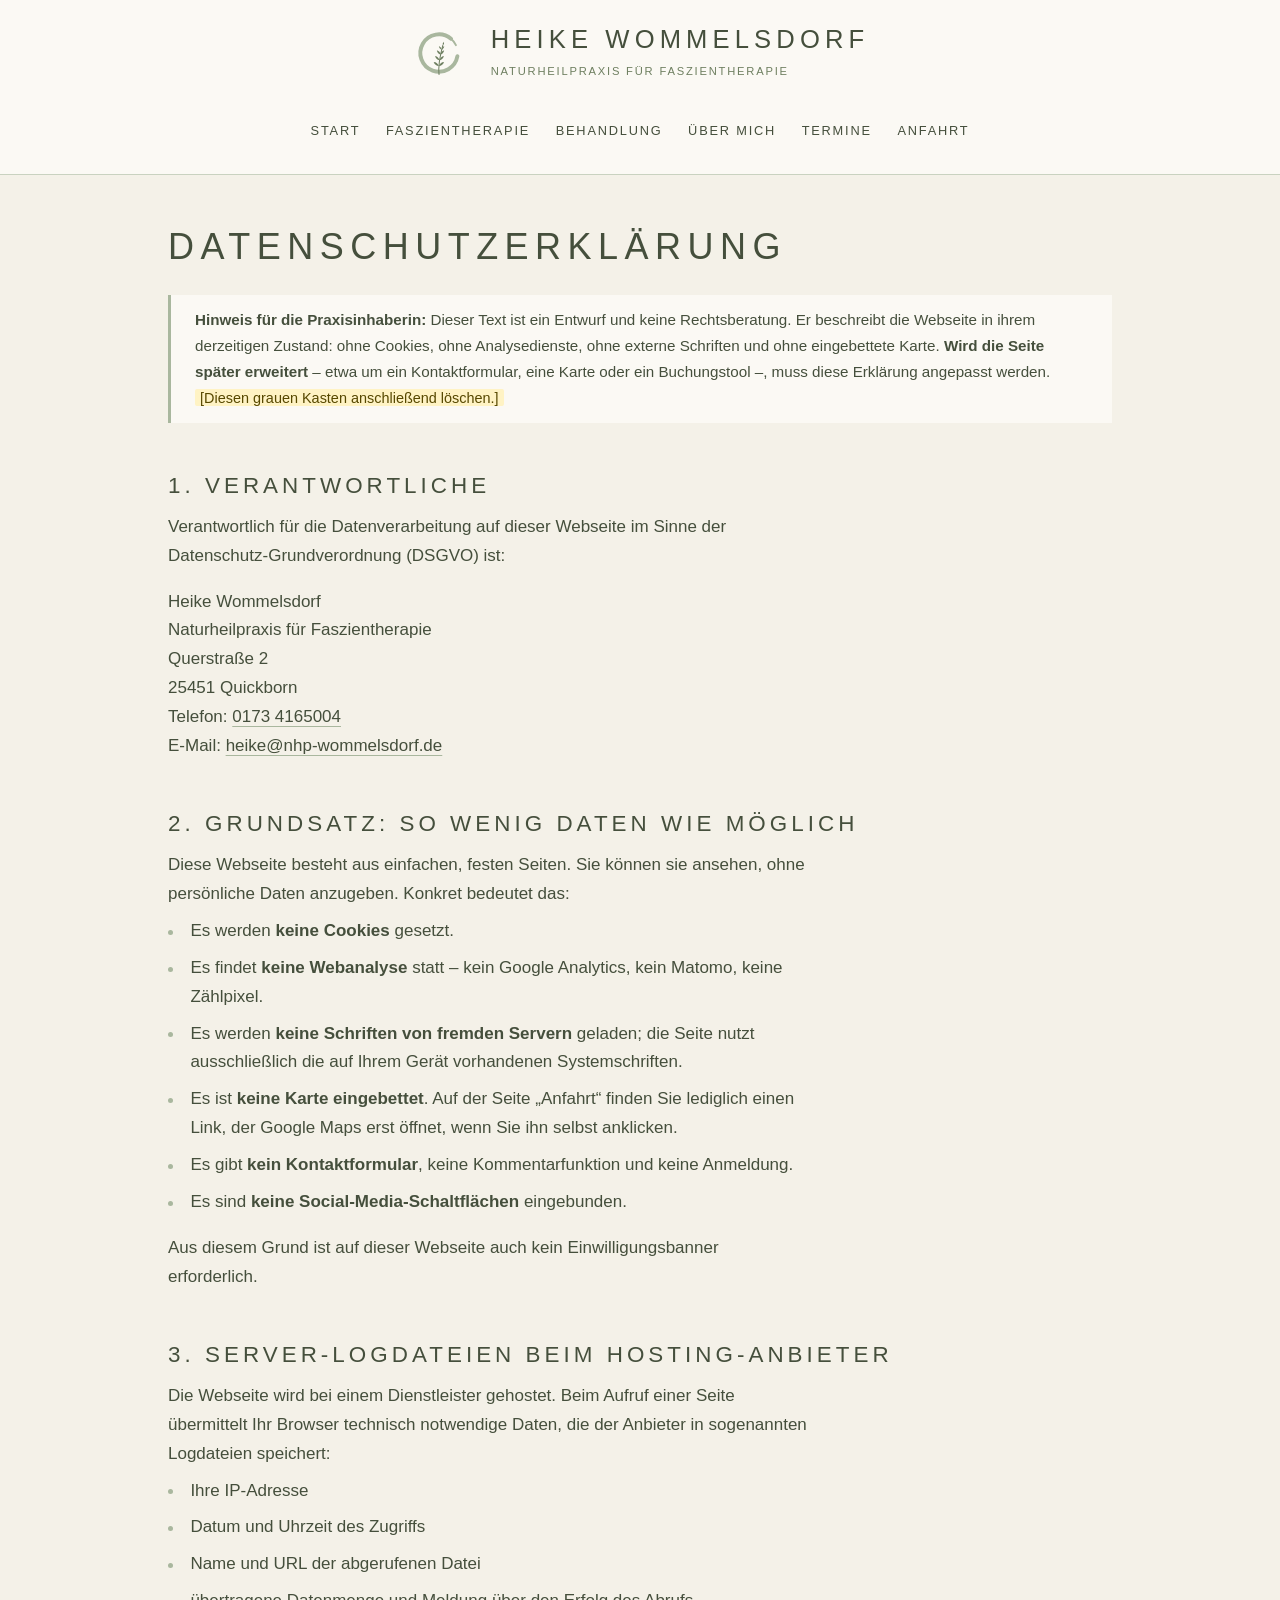
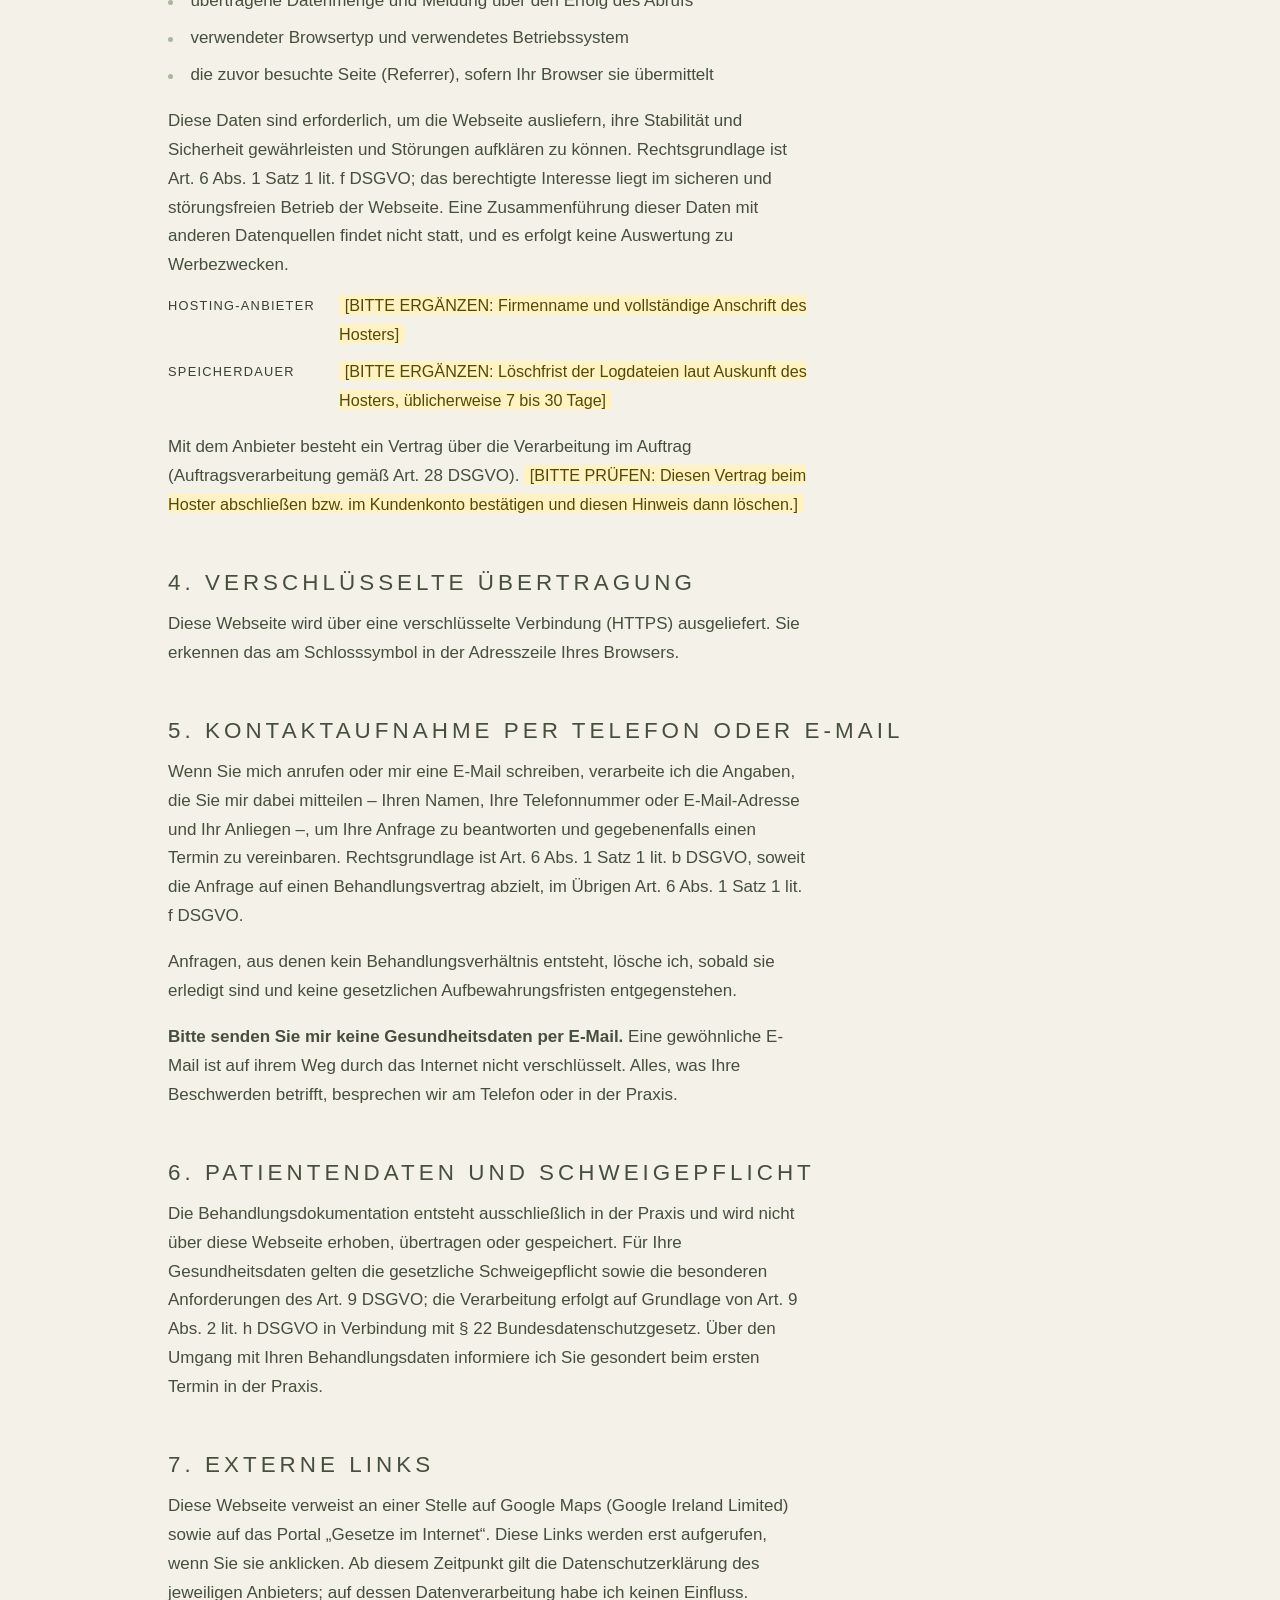
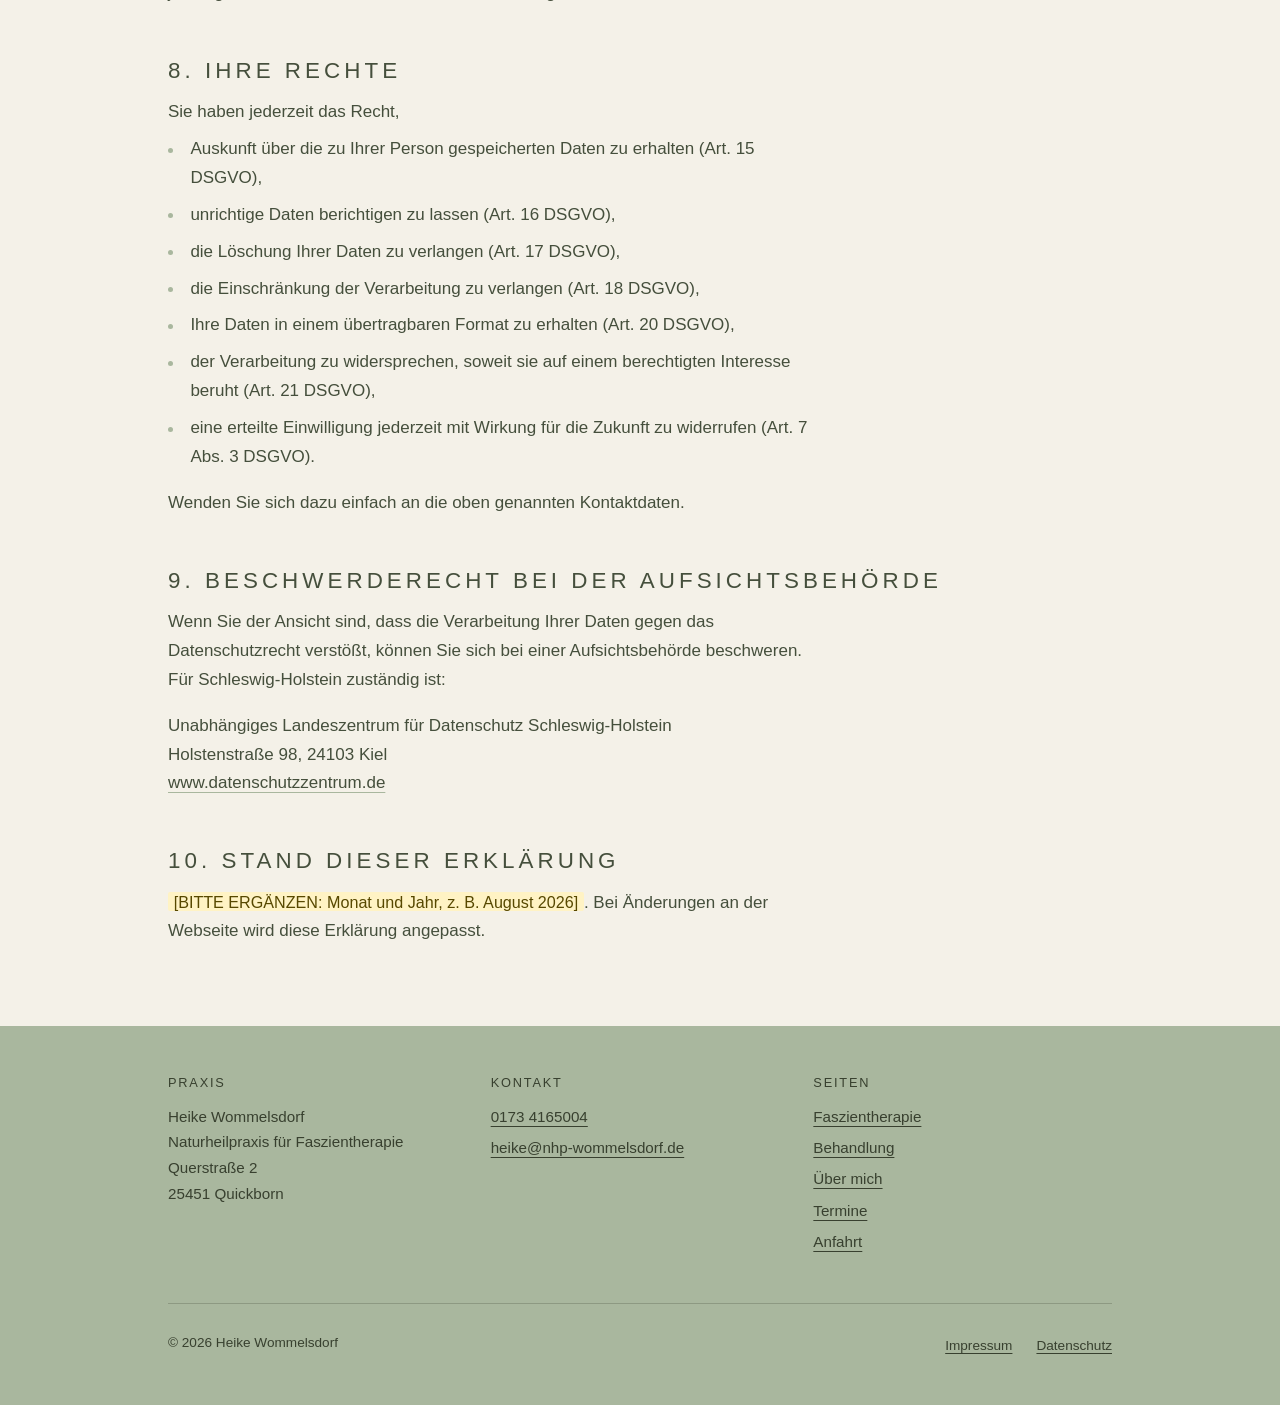
<file: datenschutz.html>
<!DOCTYPE html>
<html lang="de">
<head>
<meta charset="utf-8">
<meta name="viewport" content="width=device-width, initial-scale=1">
<title>Datenschutzerklärung – Naturheilpraxis Heike Wommelsdorf</title>
<meta name="description" content="Datenschutzerklärung der Webseite der Naturheilpraxis Heike Wommelsdorf: keine Cookies, keine Analysedienste, keine externen Schriften, keine eingebettete Karte.">
<link rel="icon" href="img/favicon.svg" type="image/svg+xml">
<link rel="stylesheet" href="css/style.css">
</head>
<body>

<a class="sprungmarke" href="#inhalt">Zum Inhalt springen</a>

<header class="kopf">
  <div class="inhalt">
    <a class="marke" href="index.html">
      <img src="img/logo.svg" alt="" width="120" height="120">
      <span class="marke-text">
        <span class="marke-name">Heike Wommelsdorf</span>
        <span class="marke-zusatz">Naturheilpraxis für Faszientherapie</span>
      </span>
    </a>

    <nav class="navigation" aria-label="Hauptmenü">
      <ul>
        <li><a href="index.html">Start</a></li>
        <li><a href="faszientherapie.html">Faszientherapie</a></li>
        <li><a href="behandlung.html">Behandlung</a></li>
        <li><a href="ueber-mich.html">Über mich</a></li>
        <li><a href="termine.html">Termine</a></li>
        <li><a href="anfahrt.html">Anfahrt</a></li>
      </ul>
    </nav>
  </div>
</header>

<main id="inhalt">
  <div class="inhalt">

    <h1>Datenschutzerklärung</h1>

    <div class="hinweis">
      <p>
        <strong>Hinweis für die Praxisinhaberin:</strong> Dieser Text ist ein
        Entwurf und keine Rechtsberatung. Er beschreibt die Webseite in ihrem
        derzeitigen Zustand: ohne Cookies, ohne Analysedienste, ohne externe
        Schriften und ohne eingebettete Karte. <strong>Wird die Seite später
        erweitert</strong> – etwa um ein Kontaktformular, eine Karte oder ein
        Buchungstool –, muss diese Erklärung angepasst werden.
        <span class="platzhalter">[Diesen grauen Kasten anschließend löschen.]</span>
      </p>
    </div>

    <h2>1. Verantwortliche</h2>
    <p>
      Verantwortlich für die Datenverarbeitung auf dieser Webseite im Sinne der
      Datenschutz-Grundverordnung (DSGVO) ist:
    </p>
    <p>
      Heike Wommelsdorf<br>
      Naturheilpraxis für Faszientherapie<br>
      Querstraße 2<br>
      25451 Quickborn<br>
      Telefon: <a href="tel:+491734165004">0173 4165004</a><br>
      E-Mail: <a href="mailto:heike@nhp-wommelsdorf.de">heike@nhp-wommelsdorf.de</a>
    </p>

    <h2>2. Grundsatz: so wenig Daten wie möglich</h2>
    <p>
      Diese Webseite besteht aus einfachen, festen Seiten. Sie können sie ansehen,
      ohne persönliche Daten anzugeben. Konkret bedeutet das:
    </p>
    <ul class="liste">
      <li>Es werden <strong>keine Cookies</strong> gesetzt.</li>
      <li>Es findet <strong>keine Webanalyse</strong> statt – kein Google Analytics, kein Matomo, keine Zählpixel.</li>
      <li>Es werden <strong>keine Schriften von fremden Servern</strong> geladen; die Seite nutzt ausschließlich die auf Ihrem Gerät vorhandenen Systemschriften.</li>
      <li>Es ist <strong>keine Karte eingebettet</strong>. Auf der Seite „Anfahrt“ finden Sie lediglich einen Link, der Google Maps erst öffnet, wenn Sie ihn selbst anklicken.</li>
      <li>Es gibt <strong>kein Kontaktformular</strong>, keine Kommentarfunktion und keine Anmeldung.</li>
      <li>Es sind <strong>keine Social-Media-Schaltflächen</strong> eingebunden.</li>
    </ul>
    <p>
      Aus diesem Grund ist auf dieser Webseite auch kein Einwilligungsbanner
      erforderlich.
    </p>

    <h2>3. Server-Logdateien beim Hosting-Anbieter</h2>
    <p>
      Die Webseite wird bei einem Dienstleister gehostet. Beim Aufruf einer Seite
      übermittelt Ihr Browser technisch notwendige Daten, die der Anbieter in
      sogenannten Logdateien speichert:
    </p>
    <ul class="liste">
      <li>Ihre IP-Adresse</li>
      <li>Datum und Uhrzeit des Zugriffs</li>
      <li>Name und URL der abgerufenen Datei</li>
      <li>übertragene Datenmenge und Meldung über den Erfolg des Abrufs</li>
      <li>verwendeter Browsertyp und verwendetes Betriebssystem</li>
      <li>die zuvor besuchte Seite (Referrer), sofern Ihr Browser sie übermittelt</li>
    </ul>
    <p>
      Diese Daten sind erforderlich, um die Webseite ausliefern, ihre Stabilität und
      Sicherheit gewährleisten und Störungen aufklären zu können. Rechtsgrundlage ist
      Art. 6 Abs. 1 Satz 1 lit. f DSGVO; das berechtigte Interesse liegt im sicheren
      und störungsfreien Betrieb der Webseite. Eine Zusammenführung dieser Daten mit
      anderen Datenquellen findet nicht statt, und es erfolgt keine Auswertung zu
      Werbezwecken.
    </p>
    <dl class="daten">
      <dt>Hosting-Anbieter</dt>
      <dd><span class="platzhalter">[BITTE ERGÄNZEN: Firmenname und vollständige Anschrift des Hosters]</span></dd>
      <dt>Speicherdauer</dt>
      <dd><span class="platzhalter">[BITTE ERGÄNZEN: Löschfrist der Logdateien laut Auskunft des Hosters, üblicherweise 7 bis 30 Tage]</span></dd>
    </dl>
    <p>
      Mit dem Anbieter besteht ein Vertrag über die Verarbeitung im Auftrag
      (Auftragsverarbeitung gemäß Art. 28 DSGVO).
      <span class="platzhalter">[BITTE PRÜFEN: Diesen Vertrag beim Hoster abschließen bzw. im Kundenkonto bestätigen und diesen Hinweis dann löschen.]</span>
    </p>

    <h2>4. Verschlüsselte Übertragung</h2>
    <p>
      Diese Webseite wird über eine verschlüsselte Verbindung (HTTPS) ausgeliefert.
      Sie erkennen das am Schlosssymbol in der Adresszeile Ihres Browsers.
    </p>

    <h2>5. Kontaktaufnahme per Telefon oder E-Mail</h2>
    <p>
      Wenn Sie mich anrufen oder mir eine E-Mail schreiben, verarbeite ich die
      Angaben, die Sie mir dabei mitteilen – Ihren Namen, Ihre Telefonnummer oder
      E-Mail-Adresse und Ihr Anliegen –, um Ihre Anfrage zu beantworten und
      gegebenenfalls einen Termin zu vereinbaren. Rechtsgrundlage ist Art. 6 Abs. 1
      Satz 1 lit. b DSGVO, soweit die Anfrage auf einen Behandlungsvertrag
      abzielt, im Übrigen Art. 6 Abs. 1 Satz 1 lit. f DSGVO.
    </p>
    <p>
      Anfragen, aus denen kein Behandlungsverhältnis entsteht, lösche ich, sobald sie
      erledigt sind und keine gesetzlichen Aufbewahrungsfristen entgegenstehen.
    </p>
    <p>
      <strong>Bitte senden Sie mir keine Gesundheitsdaten per E-Mail.</strong> Eine
      gewöhnliche E-Mail ist auf ihrem Weg durch das Internet nicht verschlüsselt.
      Alles, was Ihre Beschwerden betrifft, besprechen wir am Telefon oder in der
      Praxis.
    </p>

    <h2>6. Patientendaten und Schweigepflicht</h2>
    <p>
      Die Behandlungsdokumentation entsteht ausschließlich in der Praxis und wird
      nicht über diese Webseite erhoben, übertragen oder gespeichert. Für Ihre
      Gesundheitsdaten gelten die gesetzliche Schweigepflicht sowie die besonderen
      Anforderungen des Art. 9 DSGVO; die Verarbeitung erfolgt auf Grundlage von
      Art. 9 Abs. 2 lit. h DSGVO in Verbindung mit § 22 Bundesdatenschutzgesetz.
      Über den Umgang mit Ihren Behandlungsdaten informiere ich Sie gesondert beim
      ersten Termin in der Praxis.
    </p>

    <h2>7. Externe Links</h2>
    <p>
      Diese Webseite verweist an einer Stelle auf Google Maps
      (Google Ireland Limited) sowie auf das Portal „Gesetze im Internet“. Diese
      Links werden erst aufgerufen, wenn Sie sie anklicken. Ab diesem Zeitpunkt gilt
      die Datenschutzerklärung des jeweiligen Anbieters; auf dessen
      Datenverarbeitung habe ich keinen Einfluss.
    </p>

    <h2>8. Ihre Rechte</h2>
    <p>Sie haben jederzeit das Recht,</p>
    <ul class="liste">
      <li>Auskunft über die zu Ihrer Person gespeicherten Daten zu erhalten (Art. 15 DSGVO),</li>
      <li>unrichtige Daten berichtigen zu lassen (Art. 16 DSGVO),</li>
      <li>die Löschung Ihrer Daten zu verlangen (Art. 17 DSGVO),</li>
      <li>die Einschränkung der Verarbeitung zu verlangen (Art. 18 DSGVO),</li>
      <li>Ihre Daten in einem übertragbaren Format zu erhalten (Art. 20 DSGVO),</li>
      <li>der Verarbeitung zu widersprechen, soweit sie auf einem berechtigten Interesse beruht (Art. 21 DSGVO),</li>
      <li>eine erteilte Einwilligung jederzeit mit Wirkung für die Zukunft zu widerrufen (Art. 7 Abs. 3 DSGVO).</li>
    </ul>
    <p>
      Wenden Sie sich dazu einfach an die oben genannten Kontaktdaten.
    </p>

    <h2>9. Beschwerderecht bei der Aufsichtsbehörde</h2>
    <p>
      Wenn Sie der Ansicht sind, dass die Verarbeitung Ihrer Daten gegen das
      Datenschutzrecht verstößt, können Sie sich bei einer Aufsichtsbehörde
      beschweren. Für Schleswig-Holstein zuständig ist:
    </p>
    <p>
      Unabhängiges Landeszentrum für Datenschutz Schleswig-Holstein<br>
      Holstenstraße 98, 24103 Kiel<br>
      <a href="https://www.datenschutzzentrum.de/" target="_blank" rel="noopener noreferrer">www.datenschutzzentrum.de</a>
    </p>

    <h2>10. Stand dieser Erklärung</h2>
    <p>
      <span class="platzhalter">[BITTE ERGÄNZEN: Monat und Jahr, z. B. August 2026]</span>.
      Bei Änderungen an der Webseite wird diese Erklärung angepasst.
    </p>

  </div>
</main>

<footer class="fuss">
  <div class="inhalt">
    <div class="fuss-raster">

      <div>
        <h2>Praxis</h2>
        <p>
          Heike Wommelsdorf<br>
          Naturheilpraxis für Faszientherapie<br>
          Querstraße 2<br>
          25451 Quickborn
        </p>
      </div>

      <div>
        <h2>Kontakt</h2>
        <ul>
          <li><a href="tel:+491734165004">0173 4165004</a></li>
          <li><a href="mailto:heike@nhp-wommelsdorf.de">heike@nhp-wommelsdorf.de</a></li>
        </ul>
      </div>

      <div>
        <h2>Seiten</h2>
        <ul>
          <li><a href="faszientherapie.html">Faszientherapie</a></li>
          <li><a href="behandlung.html">Behandlung</a></li>
          <li><a href="ueber-mich.html">Über mich</a></li>
          <li><a href="termine.html">Termine</a></li>
          <li><a href="anfahrt.html">Anfahrt</a></li>
        </ul>
      </div>

    </div>

    <div class="fuss-zeile">
      <p>© 2026 Heike Wommelsdorf</p>
      <ul>
        <li><a href="impressum.html">Impressum</a></li>
        <li><a href="datenschutz.html">Datenschutz</a></li>
      </ul>
    </div>
  </div>
</footer>

</body>
</html>
</file>
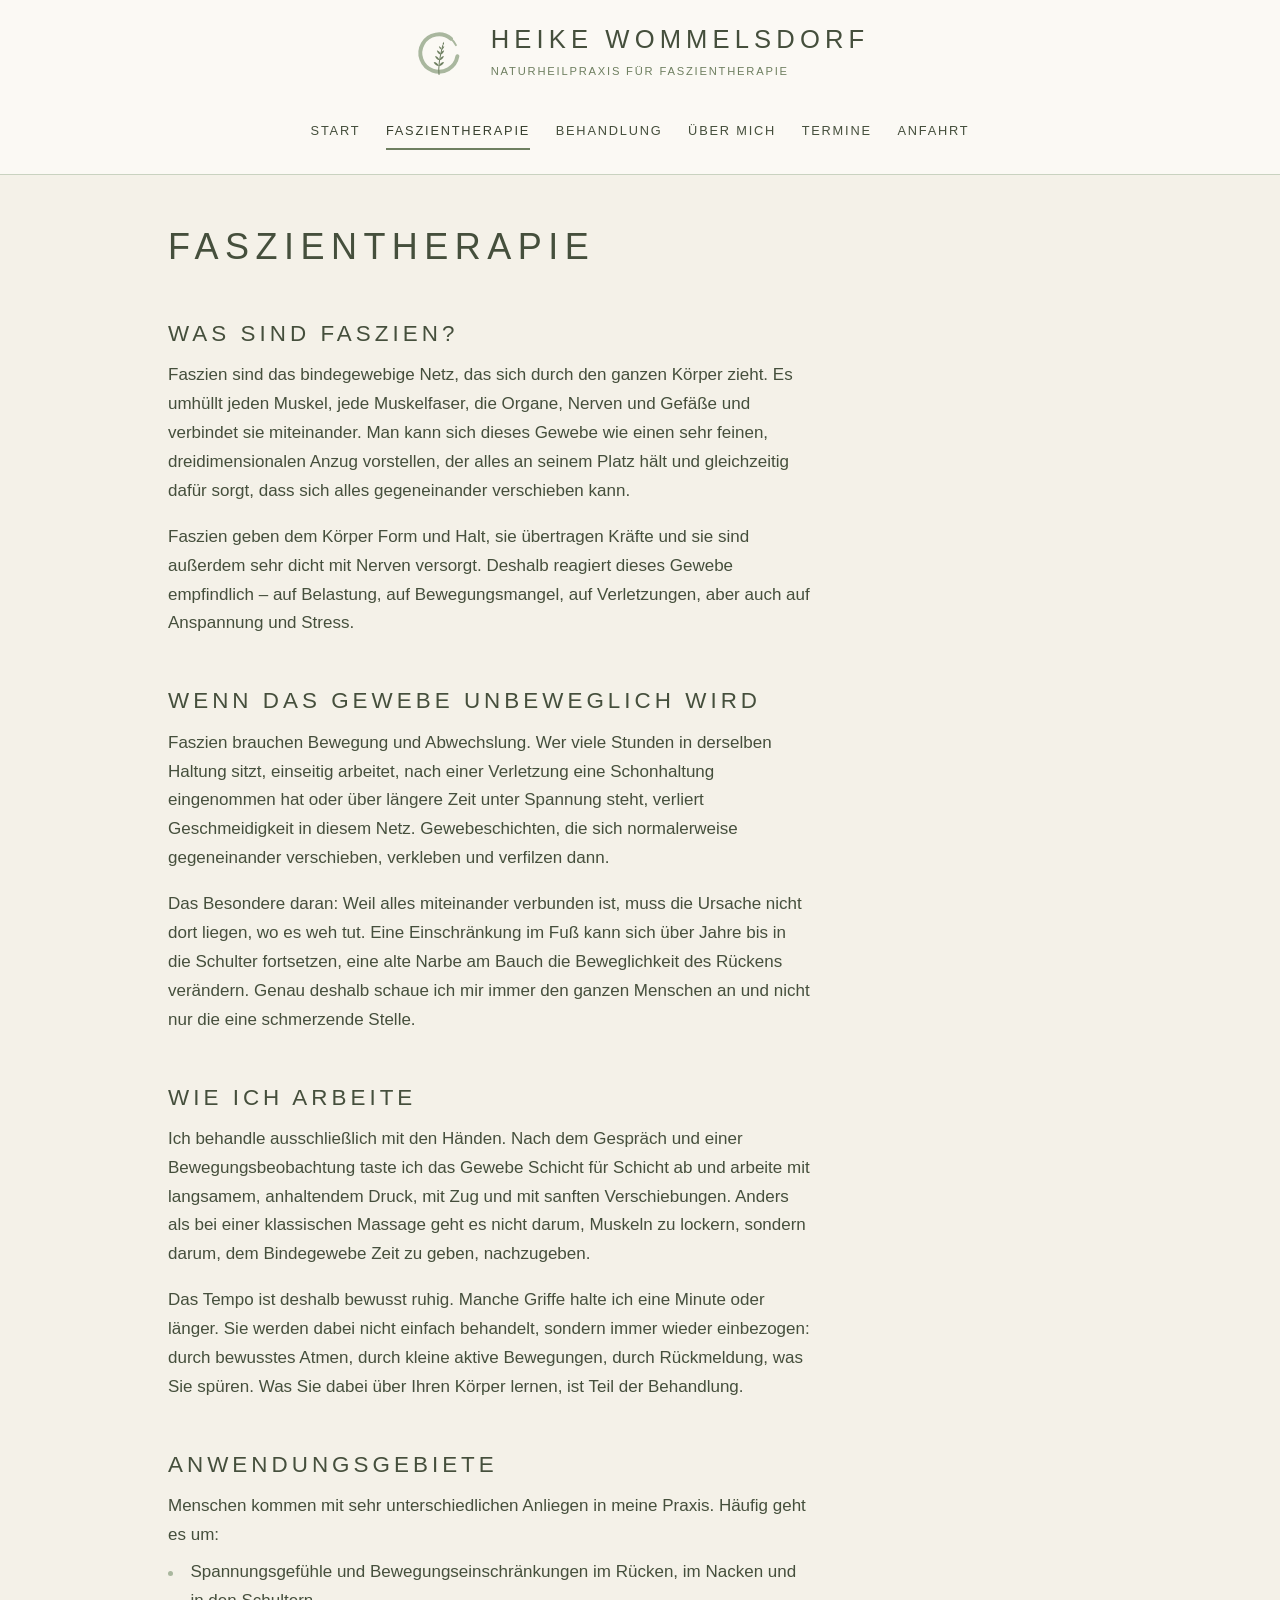
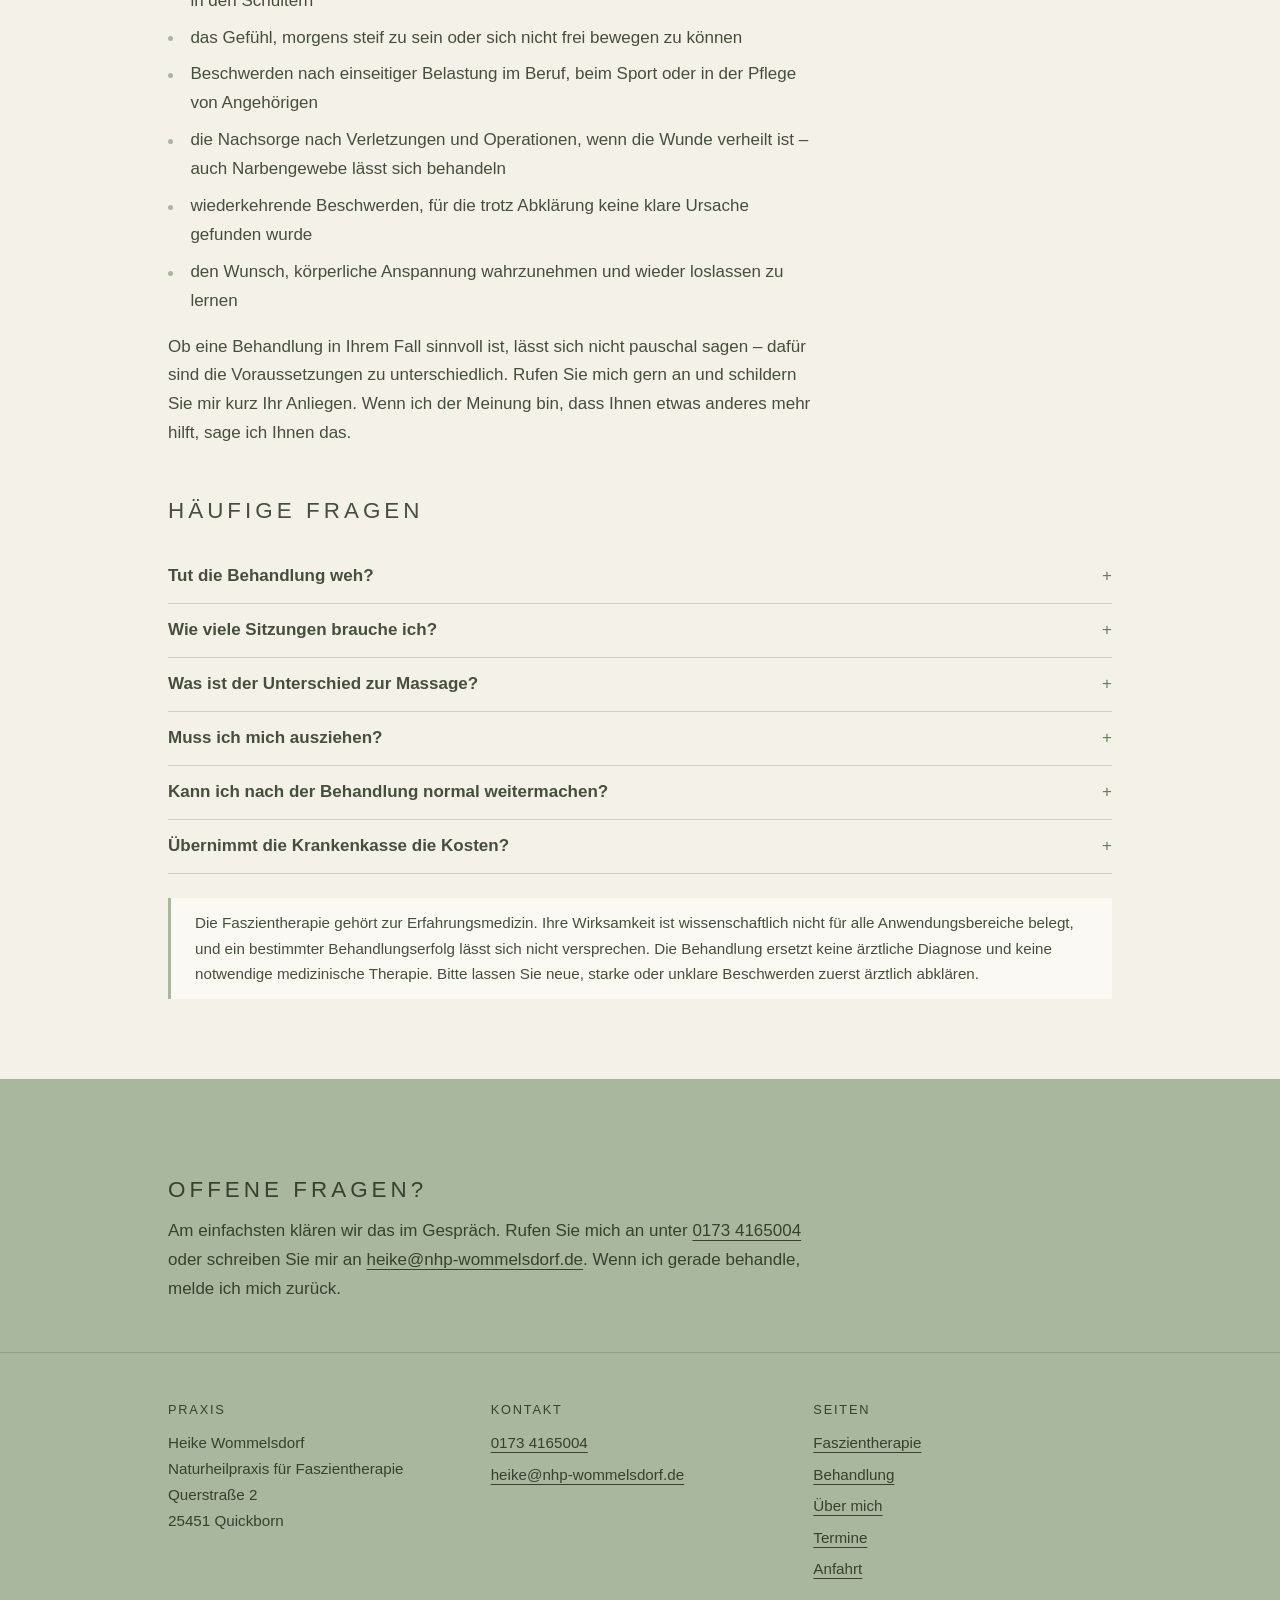
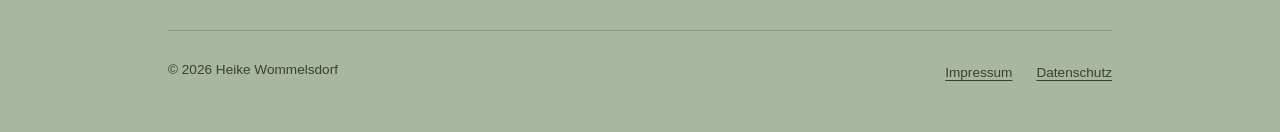
<file: faszientherapie.html>
<!DOCTYPE html>
<html lang="de">
<head>
<meta charset="utf-8">
<meta name="viewport" content="width=device-width, initial-scale=1">
<title>Faszientherapie – Naturheilpraxis Heike Wommelsdorf, Quickborn</title>
<meta name="description" content="Was Faszien sind, wie sich Verklebungen im Bindegewebe bemerkbar machen und wie manuelle Faszientherapie in meiner Praxis in Quickborn eingesetzt wird.">
<link rel="icon" href="img/favicon.svg" type="image/svg+xml">
<link rel="stylesheet" href="css/style.css">
</head>
<body>

<a class="sprungmarke" href="#inhalt">Zum Inhalt springen</a>

<header class="kopf">
  <div class="inhalt">
    <a class="marke" href="index.html">
      <img src="img/logo.svg" alt="" width="120" height="120">
      <span class="marke-text">
        <span class="marke-name">Heike Wommelsdorf</span>
        <span class="marke-zusatz">Naturheilpraxis für Faszientherapie</span>
      </span>
    </a>

    <nav class="navigation" aria-label="Hauptmenü">
      <ul>
        <li><a href="index.html">Start</a></li>
        <li><a href="faszientherapie.html" aria-current="page">Faszientherapie</a></li>
        <li><a href="behandlung.html">Behandlung</a></li>
        <li><a href="ueber-mich.html">Über mich</a></li>
        <li><a href="termine.html">Termine</a></li>
        <li><a href="anfahrt.html">Anfahrt</a></li>
      </ul>
    </nav>
  </div>
</header>

<main id="inhalt">
  <div class="inhalt">

    <h1>Faszientherapie</h1>

    <h2>Was sind Faszien?</h2>
    <p>
      Faszien sind das bindegewebige Netz, das sich durch den ganzen Körper zieht.
      Es umhüllt jeden Muskel, jede Muskelfaser, die Organe, Nerven und Gefäße und
      verbindet sie miteinander. Man kann sich dieses Gewebe wie einen sehr feinen,
      dreidimensionalen Anzug vorstellen, der alles an seinem Platz hält und
      gleichzeitig dafür sorgt, dass sich alles gegeneinander verschieben kann.
    </p>
    <p>
      Faszien geben dem Körper Form und Halt, sie übertragen Kräfte und sie sind
      außerdem sehr dicht mit Nerven versorgt. Deshalb reagiert dieses Gewebe
      empfindlich – auf Belastung, auf Bewegungsmangel, auf Verletzungen, aber auch
      auf Anspannung und Stress.
    </p>

    <h2>Wenn das Gewebe unbeweglich wird</h2>
    <p>
      Faszien brauchen Bewegung und Abwechslung. Wer viele Stunden in derselben
      Haltung sitzt, einseitig arbeitet, nach einer Verletzung eine Schonhaltung
      eingenommen hat oder über längere Zeit unter Spannung steht, verliert
      Geschmeidigkeit in diesem Netz. Gewebeschichten, die sich normalerweise
      gegeneinander verschieben, verkleben und verfilzen dann.
    </p>
    <p>
      Das Besondere daran: Weil alles miteinander verbunden ist, muss die Ursache
      nicht dort liegen, wo es weh tut. Eine Einschränkung im Fuß kann sich über
      Jahre bis in die Schulter fortsetzen, eine alte Narbe am Bauch die Beweglichkeit
      des Rückens verändern. Genau deshalb schaue ich mir immer den ganzen Menschen
      an und nicht nur die eine schmerzende Stelle.
    </p>

    <h2>Wie ich arbeite</h2>
    <p>
      Ich behandle ausschließlich mit den Händen. Nach dem Gespräch und einer
      Bewegungsbeobachtung taste ich das Gewebe Schicht für Schicht ab und arbeite
      mit langsamem, anhaltendem Druck, mit Zug und mit sanften Verschiebungen.
      Anders als bei einer klassischen Massage geht es nicht darum, Muskeln zu
      lockern, sondern darum, dem Bindegewebe Zeit zu geben, nachzugeben.
    </p>
    <p>
      Das Tempo ist deshalb bewusst ruhig. Manche Griffe halte ich eine Minute oder
      länger. Sie werden dabei nicht einfach behandelt, sondern immer wieder
      einbezogen: durch bewusstes Atmen, durch kleine aktive Bewegungen, durch
      Rückmeldung, was Sie spüren. Was Sie dabei über Ihren Körper lernen, ist Teil
      der Behandlung.
    </p>

    <h2>Anwendungsgebiete</h2>
    <p>
      Menschen kommen mit sehr unterschiedlichen Anliegen in meine Praxis. Häufig
      geht es um:
    </p>
    <ul class="liste">
      <li>Spannungsgefühle und Bewegungseinschränkungen im Rücken, im Nacken und in den Schultern</li>
      <li>das Gefühl, morgens steif zu sein oder sich nicht frei bewegen zu können</li>
      <li>Beschwerden nach einseitiger Belastung im Beruf, beim Sport oder in der Pflege von Angehörigen</li>
      <li>die Nachsorge nach Verletzungen und Operationen, wenn die Wunde verheilt ist – auch Narbengewebe lässt sich behandeln</li>
      <li>wiederkehrende Beschwerden, für die trotz Abklärung keine klare Ursache gefunden wurde</li>
      <li>den Wunsch, körperliche Anspannung wahrzunehmen und wieder loslassen zu lernen</li>
    </ul>
    <p>
      Ob eine Behandlung in Ihrem Fall sinnvoll ist, lässt sich nicht pauschal
      sagen – dafür sind die Voraussetzungen zu unterschiedlich. Rufen Sie mich
      gern an und schildern Sie mir kurz Ihr Anliegen. Wenn ich der Meinung bin,
      dass Ihnen etwas anderes mehr hilft, sage ich Ihnen das.
    </p>

    <h2>Häufige Fragen</h2>
    <div class="faq">

      <details>
        <summary>Tut die Behandlung weh?</summary>
        <p>
          Die Arbeit am Bindegewebe kann sich intensiv anfühlen – viele beschreiben
          einen Druck, der gut auszuhalten ist und oft als angenehm erlebt wird.
          Schmerz ist kein Ziel und auch kein Maßstab für den Erfolg. Sagen Sie
          jederzeit, wenn es zu viel ist; ich passe den Druck sofort an.
        </p>
      </details>

      <details>
        <summary>Wie viele Sitzungen brauche ich?</summary>
        <p>
          Das hängt davon ab, wie lange die Beschwerden schon bestehen und was sie
          unterhält. Nach der ersten Behandlung können wir gemeinsam besser
          einschätzen, wie es weitergeht. Ich arbeite ohne feste Pakete und ohne
          Abonnements – Sie entscheiden nach jeder Sitzung neu.
        </p>
      </details>

      <details>
        <summary>Was ist der Unterschied zur Massage?</summary>
        <p>
          Eine Massage arbeitet vor allem an der Muskulatur und mit eher zügigen,
          wiederholten Bewegungen. In der Faszientherapie geht es um das
          Bindegewebe zwischen und um die Muskeln: langsamer, gezielter, oft an
          Stellen, die weiter entfernt von den Beschwerden liegen.
        </p>
      </details>

      <details>
        <summary>Muss ich mich ausziehen?</summary>
        <p>
          Behandelt wird in Unterwäsche – so,
          wie es für Sie angenehm ist. Handtücher und eine Decke sind vorhanden.
        </p>
      </details>

      <details>
        <summary>Kann ich nach der Behandlung normal weitermachen?</summary>
        <p>
          Planen Sie den Termin möglichst nicht direkt vor einem anstrengenden
          Einsatz ein. Nach einer Behandlung fühlen sich viele leicht und
          beweglicher, manche auch müde. In den Tagen danach kann ein
          Muskelkater-ähnliches Gefühl auftreten. Trinken Sie ausreichend und
          bewegen Sie sich in Ihrem gewohnten Rahmen.
        </p>
      </details>

      <details>
        <summary>Übernimmt die Krankenkasse die Kosten?</summary>
        <p>
          Die Behandlung ist eine Privatleistung. Gesetzliche Krankenkassen
          erstatten sie nicht; private Krankenversicherungen und Zusatztarife
          teilweise. Näheres finden Sie unter
          <a href="behandlung.html">Behandlung</a>.
        </p>
      </details>

    </div>

    <div class="hinweis">
      <p>
        Die Faszientherapie gehört zur Erfahrungsmedizin. Ihre Wirksamkeit ist
        wissenschaftlich nicht für alle Anwendungsbereiche belegt, und ein
        bestimmter Behandlungserfolg lässt sich nicht versprechen. Die Behandlung
        ersetzt keine ärztliche Diagnose und keine notwendige medizinische
        Therapie. Bitte lassen Sie neue, starke oder unklare Beschwerden zuerst
        ärztlich abklären.
      </p>
    </div>

  </div>
</main>

<section class="flaeche">
  <div class="inhalt">
    <h2>Offene Fragen?</h2>
    <p>
      Am einfachsten klären wir das im Gespräch. Rufen Sie mich an unter
      <a href="tel:+491734165004">0173 4165004</a> oder schreiben Sie mir an
      <a href="mailto:heike@nhp-wommelsdorf.de">heike@nhp-wommelsdorf.de</a>.
      Wenn ich gerade behandle, melde ich mich zurück.
    </p>
  </div>
</section>

<footer class="fuss">
  <div class="inhalt">
    <div class="fuss-raster">

      <div>
        <h2>Praxis</h2>
        <p>
          Heike Wommelsdorf<br>
          Naturheilpraxis für Faszientherapie<br>
          Querstraße 2<br>
          25451 Quickborn
        </p>
      </div>

      <div>
        <h2>Kontakt</h2>
        <ul>
          <li><a href="tel:+491734165004">0173 4165004</a></li>
          <li><a href="mailto:heike@nhp-wommelsdorf.de">heike@nhp-wommelsdorf.de</a></li>
        </ul>
      </div>

      <div>
        <h2>Seiten</h2>
        <ul>
          <li><a href="faszientherapie.html">Faszientherapie</a></li>
          <li><a href="behandlung.html">Behandlung</a></li>
          <li><a href="ueber-mich.html">Über mich</a></li>
          <li><a href="termine.html">Termine</a></li>
          <li><a href="anfahrt.html">Anfahrt</a></li>
        </ul>
      </div>

    </div>

    <div class="fuss-zeile">
      <p>© 2026 Heike Wommelsdorf</p>
      <ul>
        <li><a href="impressum.html">Impressum</a></li>
        <li><a href="datenschutz.html">Datenschutz</a></li>
      </ul>
    </div>
  </div>
</footer>

</body>
</html>
</file>
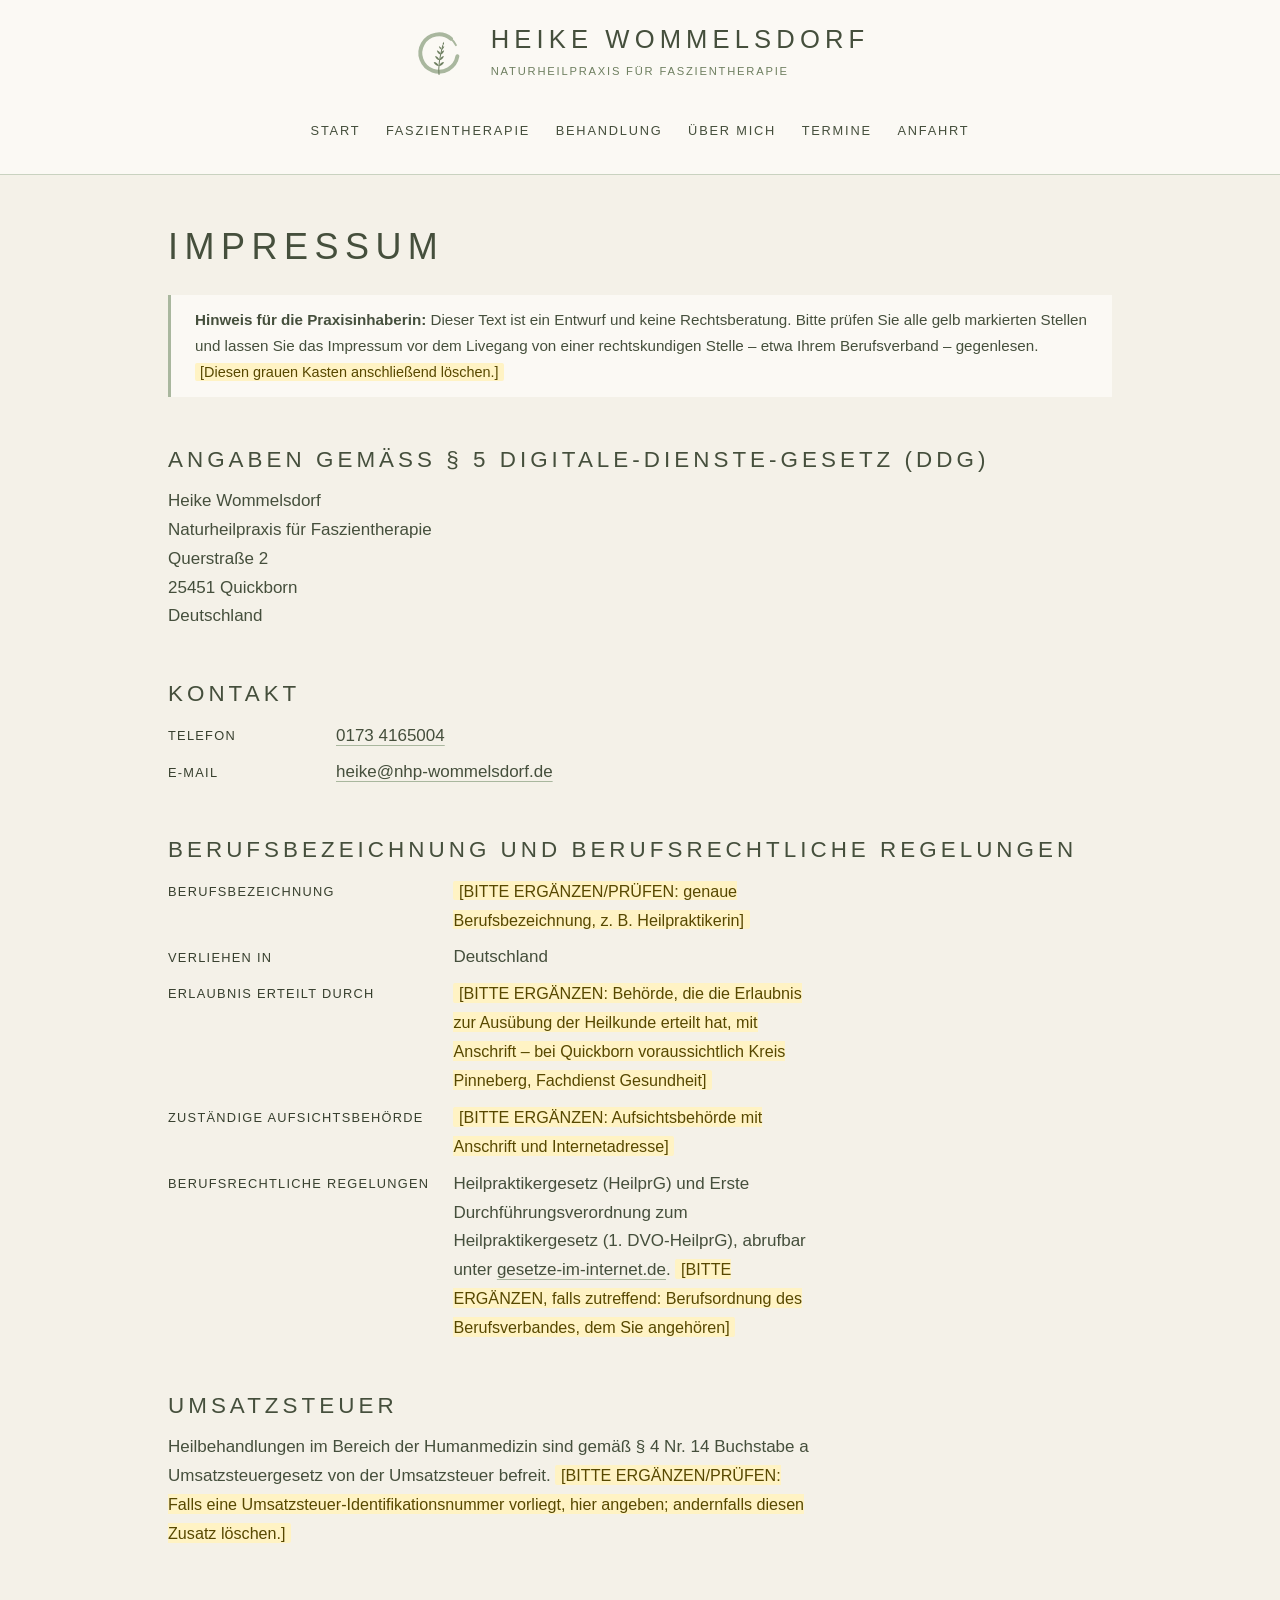
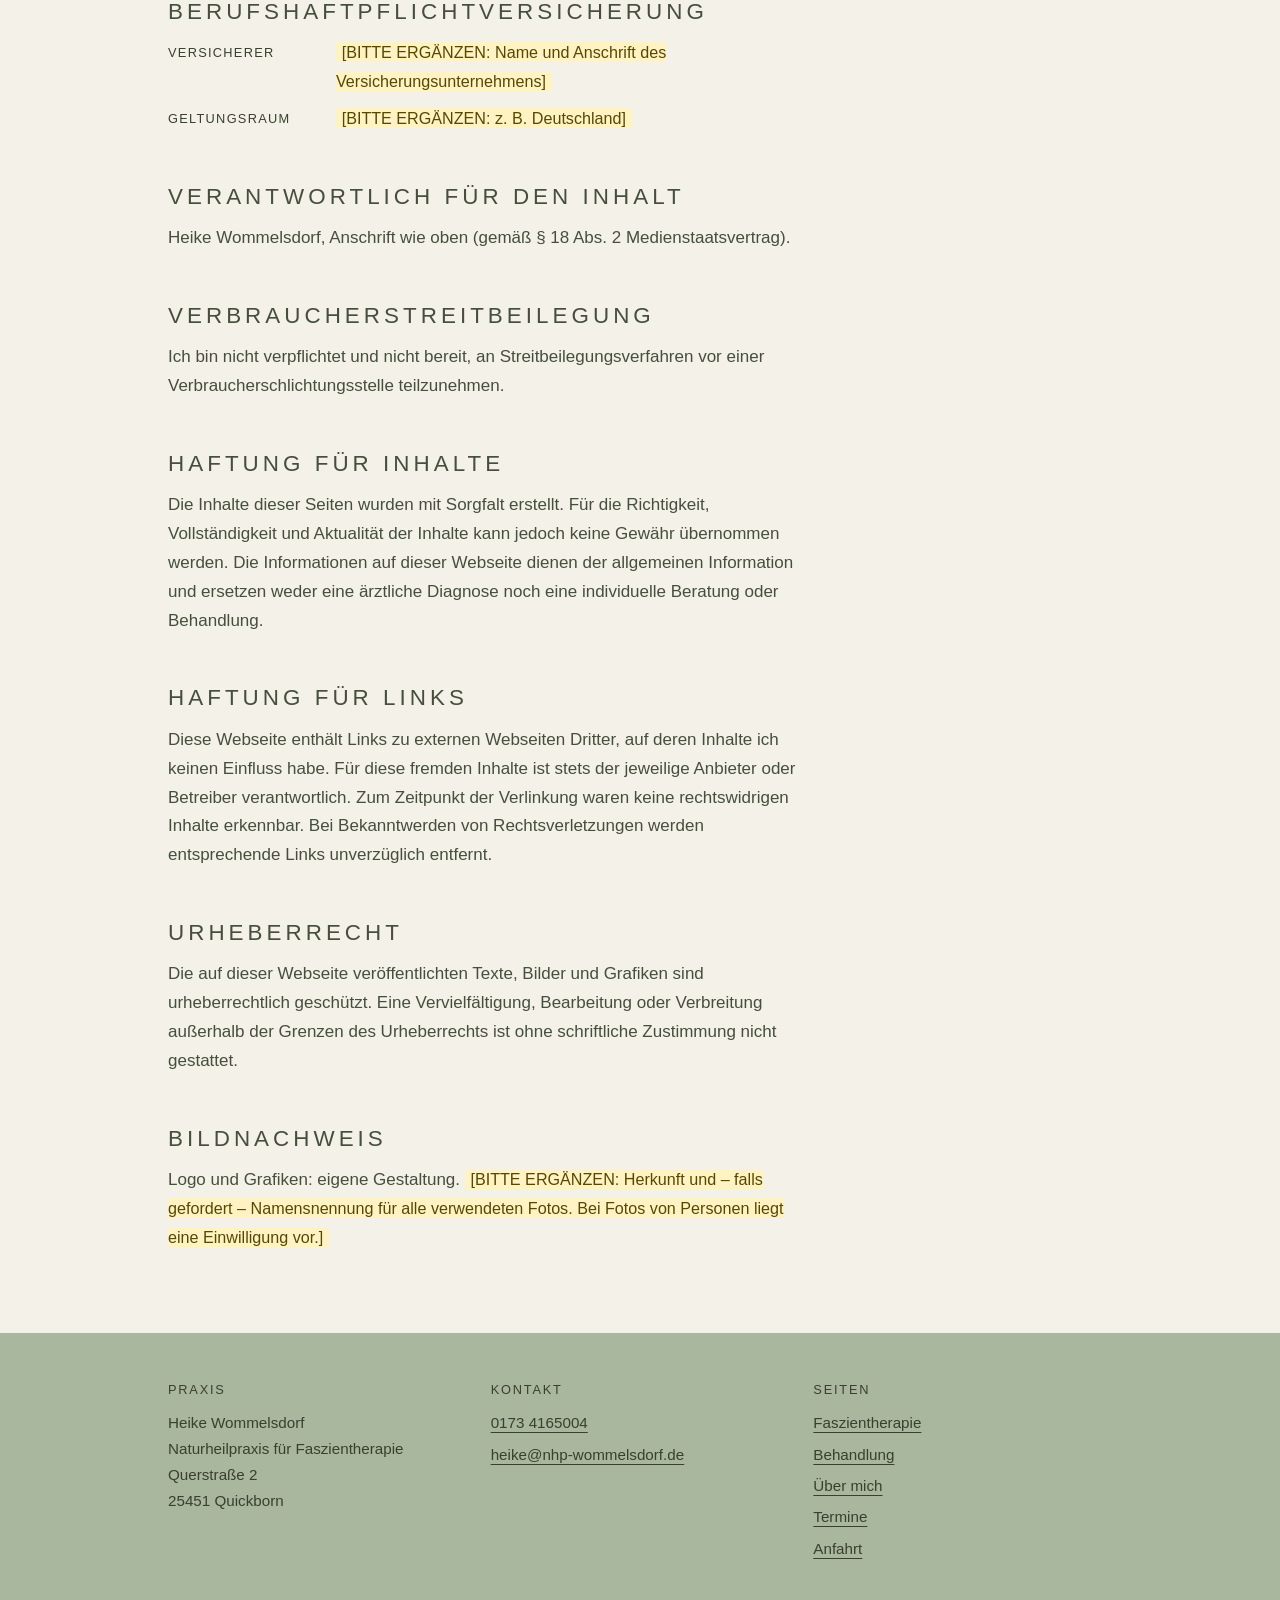
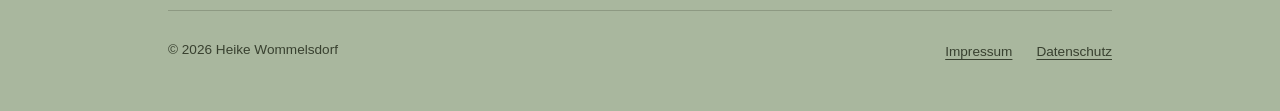
<file: impressum.html>
<!DOCTYPE html>
<html lang="de">
<head>
<meta charset="utf-8">
<meta name="viewport" content="width=device-width, initial-scale=1">
<title>Impressum – Naturheilpraxis Heike Wommelsdorf</title>
<meta name="description" content="Impressum und Pflichtangaben der Naturheilpraxis Heike Wommelsdorf, Querstraße 2, 25451 Quickborn.">
<link rel="icon" href="img/favicon.svg" type="image/svg+xml">
<link rel="stylesheet" href="css/style.css">
</head>
<body>

<a class="sprungmarke" href="#inhalt">Zum Inhalt springen</a>

<header class="kopf">
  <div class="inhalt">
    <a class="marke" href="index.html">
      <img src="img/logo.svg" alt="" width="120" height="120">
      <span class="marke-text">
        <span class="marke-name">Heike Wommelsdorf</span>
        <span class="marke-zusatz">Naturheilpraxis für Faszientherapie</span>
      </span>
    </a>

    <nav class="navigation" aria-label="Hauptmenü">
      <ul>
        <li><a href="index.html">Start</a></li>
        <li><a href="faszientherapie.html">Faszientherapie</a></li>
        <li><a href="behandlung.html">Behandlung</a></li>
        <li><a href="ueber-mich.html">Über mich</a></li>
        <li><a href="termine.html">Termine</a></li>
        <li><a href="anfahrt.html">Anfahrt</a></li>
      </ul>
    </nav>
  </div>
</header>

<main id="inhalt">
  <div class="inhalt">

    <h1>Impressum</h1>

    <div class="hinweis">
      <p>
        <strong>Hinweis für die Praxisinhaberin:</strong> Dieser Text ist ein
        Entwurf und keine Rechtsberatung. Bitte prüfen Sie alle gelb markierten
        Stellen und lassen Sie das Impressum vor dem Livegang von einer
        rechtskundigen Stelle – etwa Ihrem Berufsverband – gegenlesen.
        <span class="platzhalter">[Diesen grauen Kasten anschließend löschen.]</span>
      </p>
    </div>

    <h2>Angaben gemäß § 5 Digitale-Dienste-Gesetz (DDG)</h2>
    <p>
      Heike Wommelsdorf<br>
      Naturheilpraxis für Faszientherapie<br>
      Querstraße 2<br>
      25451 Quickborn<br>
      Deutschland
    </p>

    <h2>Kontakt</h2>
    <dl class="daten">
      <dt>Telefon</dt>
      <dd><a href="tel:+491734165004">0173 4165004</a></dd>
      <dt>E-Mail</dt>
      <dd><a href="mailto:heike@nhp-wommelsdorf.de">heike@nhp-wommelsdorf.de</a></dd>
    </dl>

    <h2>Berufsbezeichnung und berufsrechtliche Regelungen</h2>
    <dl class="daten">
      <dt>Berufsbezeichnung</dt>
      <dd><span class="platzhalter">[BITTE ERGÄNZEN/PRÜFEN: genaue Berufsbezeichnung, z. B. Heilpraktikerin]</span></dd>

      <dt>Verliehen in</dt>
      <dd>Deutschland</dd>

      <dt>Erlaubnis erteilt durch</dt>
      <dd><span class="platzhalter">[BITTE ERGÄNZEN: Behörde, die die Erlaubnis zur Ausübung der Heilkunde erteilt hat, mit Anschrift – bei Quickborn voraussichtlich Kreis Pinneberg, Fachdienst Gesundheit]</span></dd>

      <dt>Zuständige Aufsichtsbehörde</dt>
      <dd><span class="platzhalter">[BITTE ERGÄNZEN: Aufsichtsbehörde mit Anschrift und Internetadresse]</span></dd>

      <dt>Berufsrechtliche Regelungen</dt>
      <dd>
        Heilpraktikergesetz (HeilprG) und Erste Durchführungsverordnung zum
        Heilpraktikergesetz (1. DVO-HeilprG), abrufbar unter
        <a href="https://www.gesetze-im-internet.de/heilprg/" target="_blank" rel="noopener noreferrer">gesetze-im-internet.de</a>.
        <span class="platzhalter">[BITTE ERGÄNZEN, falls zutreffend: Berufsordnung des Berufsverbandes, dem Sie angehören]</span>
      </dd>
    </dl>

    <h2>Umsatzsteuer</h2>
    <p>
      Heilbehandlungen im Bereich der Humanmedizin sind gemäß § 4 Nr. 14
      Buchstabe a Umsatzsteuergesetz von der Umsatzsteuer befreit.
      <span class="platzhalter">[BITTE ERGÄNZEN/PRÜFEN: Falls eine Umsatzsteuer-Identifikationsnummer vorliegt, hier angeben; andernfalls diesen Zusatz löschen.]</span>
    </p>

    <h2>Berufshaftpflichtversicherung</h2>
    <dl class="daten">
      <dt>Versicherer</dt>
      <dd><span class="platzhalter">[BITTE ERGÄNZEN: Name und Anschrift des Versicherungsunternehmens]</span></dd>
      <dt>Geltungsraum</dt>
      <dd><span class="platzhalter">[BITTE ERGÄNZEN: z. B. Deutschland]</span></dd>
    </dl>

    <h2>Verantwortlich für den Inhalt</h2>
    <p>
      Heike Wommelsdorf, Anschrift wie oben
      (gemäß § 18 Abs. 2 Medienstaatsvertrag).
    </p>

    <h2>Verbraucherstreitbeilegung</h2>
    <p>
      Ich bin nicht verpflichtet und nicht bereit, an Streitbeilegungsverfahren vor
      einer Verbraucherschlichtungsstelle teilzunehmen.
    </p>

    <h2>Haftung für Inhalte</h2>
    <p>
      Die Inhalte dieser Seiten wurden mit Sorgfalt erstellt. Für die Richtigkeit,
      Vollständigkeit und Aktualität der Inhalte kann jedoch keine Gewähr übernommen
      werden. Die Informationen auf dieser Webseite dienen der allgemeinen
      Information und ersetzen weder eine ärztliche Diagnose noch eine individuelle
      Beratung oder Behandlung.
    </p>

    <h2>Haftung für Links</h2>
    <p>
      Diese Webseite enthält Links zu externen Webseiten Dritter, auf deren Inhalte
      ich keinen Einfluss habe. Für diese fremden Inhalte ist stets der jeweilige
      Anbieter oder Betreiber verantwortlich. Zum Zeitpunkt der Verlinkung waren
      keine rechtswidrigen Inhalte erkennbar. Bei Bekanntwerden von
      Rechtsverletzungen werden entsprechende Links unverzüglich entfernt.
    </p>

    <h2>Urheberrecht</h2>
    <p>
      Die auf dieser Webseite veröffentlichten Texte, Bilder und Grafiken sind
      urheberrechtlich geschützt. Eine Vervielfältigung, Bearbeitung oder
      Verbreitung außerhalb der Grenzen des Urheberrechts ist ohne schriftliche
      Zustimmung nicht gestattet.
    </p>

    <h2>Bildnachweis</h2>
    <p>
      Logo und Grafiken: eigene Gestaltung.
      <span class="platzhalter">[BITTE ERGÄNZEN: Herkunft und – falls gefordert – Namensnennung für alle verwendeten Fotos. Bei Fotos von Personen liegt eine Einwilligung vor.]</span>
    </p>

  </div>
</main>

<footer class="fuss">
  <div class="inhalt">
    <div class="fuss-raster">

      <div>
        <h2>Praxis</h2>
        <p>
          Heike Wommelsdorf<br>
          Naturheilpraxis für Faszientherapie<br>
          Querstraße 2<br>
          25451 Quickborn
        </p>
      </div>

      <div>
        <h2>Kontakt</h2>
        <ul>
          <li><a href="tel:+491734165004">0173 4165004</a></li>
          <li><a href="mailto:heike@nhp-wommelsdorf.de">heike@nhp-wommelsdorf.de</a></li>
        </ul>
      </div>

      <div>
        <h2>Seiten</h2>
        <ul>
          <li><a href="faszientherapie.html">Faszientherapie</a></li>
          <li><a href="behandlung.html">Behandlung</a></li>
          <li><a href="ueber-mich.html">Über mich</a></li>
          <li><a href="termine.html">Termine</a></li>
          <li><a href="anfahrt.html">Anfahrt</a></li>
        </ul>
      </div>

    </div>

    <div class="fuss-zeile">
      <p>© 2026 Heike Wommelsdorf</p>
      <ul>
        <li><a href="impressum.html">Impressum</a></li>
        <li><a href="datenschutz.html">Datenschutz</a></li>
      </ul>
    </div>
  </div>
</footer>

</body>
</html>
</file>
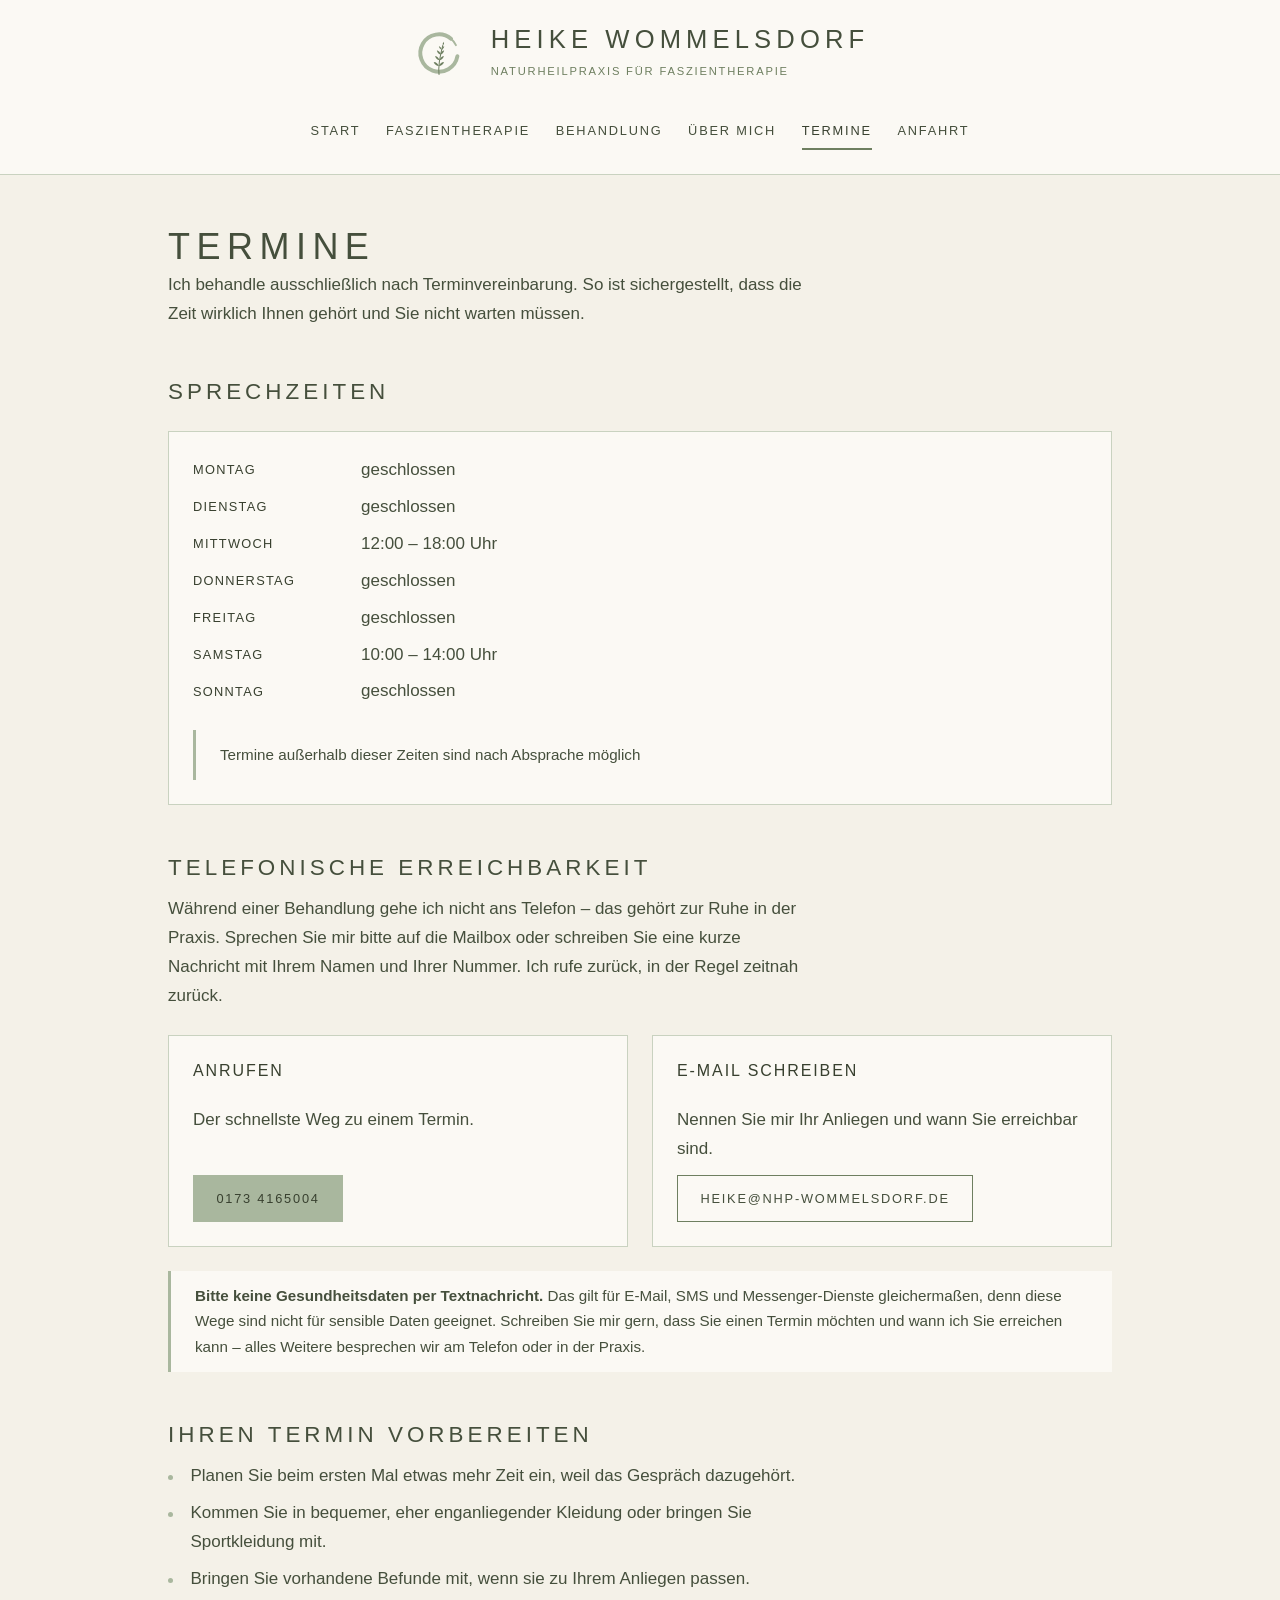
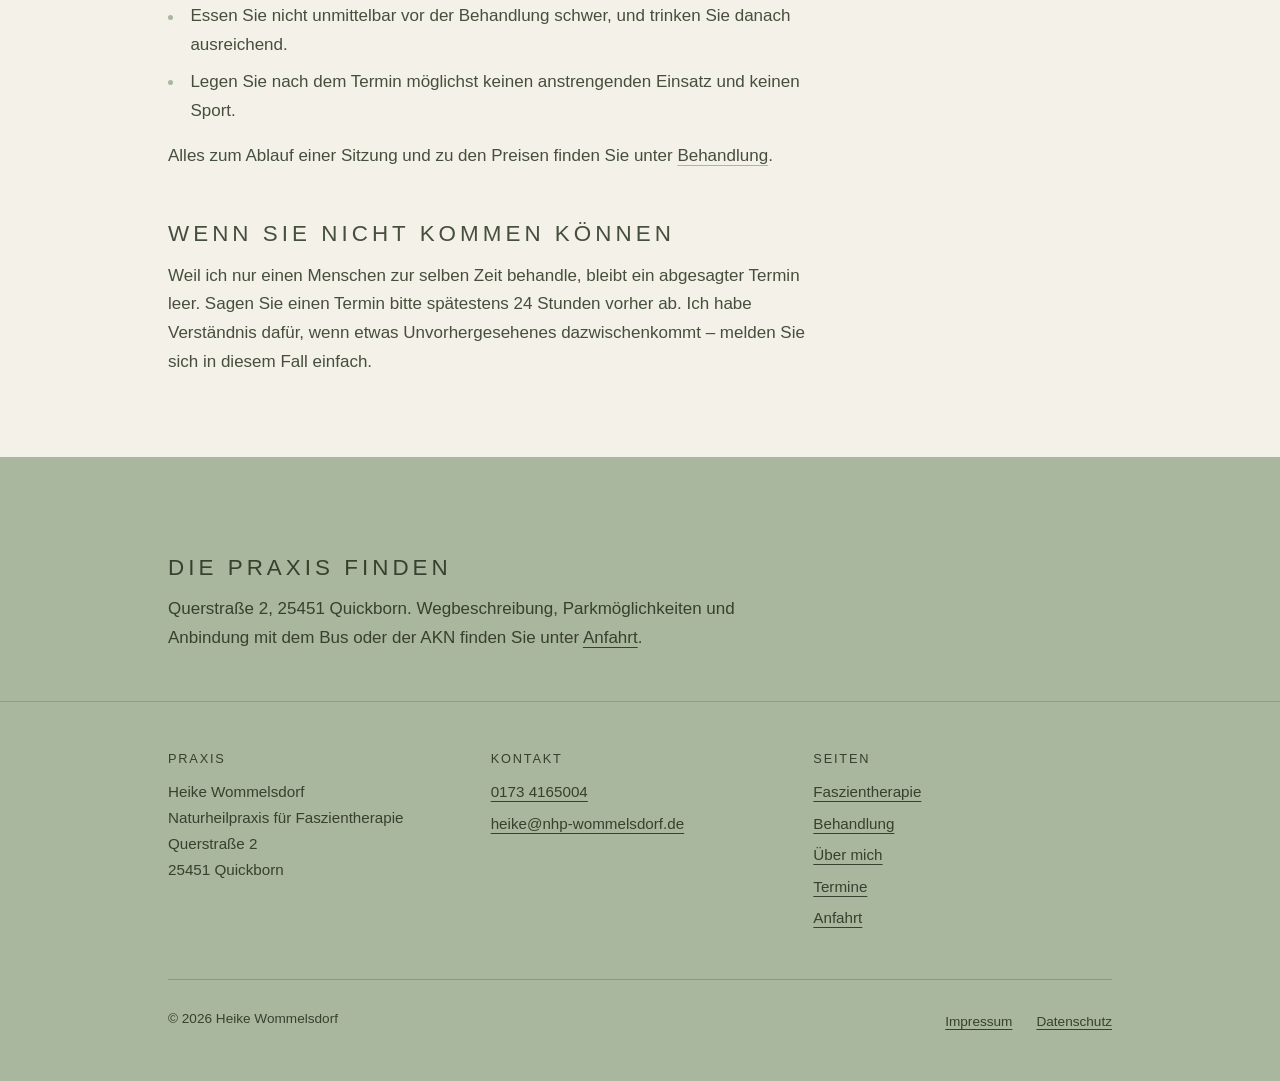
<file: termine.html>
<!DOCTYPE html>
<html lang="de">
<head>
<meta charset="utf-8">
<meta name="viewport" content="width=device-width, initial-scale=1">
<title>Termine und Sprechzeiten – Naturheilpraxis Heike Wommelsdorf, Quickborn</title>
<meta name="description" content="Sprechzeiten und Terminvereinbarung der Naturheilpraxis Heike Wommelsdorf in Quickborn. Behandlung ausschließlich nach Vereinbarung, telefonisch unter 0173 4165004.">
<link rel="icon" href="img/favicon.svg" type="image/svg+xml">
<link rel="stylesheet" href="css/style.css">
</head>
<body>

<a class="sprungmarke" href="#inhalt">Zum Inhalt springen</a>

<header class="kopf">
  <div class="inhalt">
    <a class="marke" href="index.html">
      <img src="img/logo.svg" alt="" width="120" height="120">
      <span class="marke-text">
        <span class="marke-name">Heike Wommelsdorf</span>
        <span class="marke-zusatz">Naturheilpraxis für Faszientherapie</span>
      </span>
    </a>

    <nav class="navigation" aria-label="Hauptmenü">
      <ul>
        <li><a href="index.html">Start</a></li>
        <li><a href="faszientherapie.html">Faszientherapie</a></li>
        <li><a href="behandlung.html">Behandlung</a></li>
        <li><a href="ueber-mich.html">Über mich</a></li>
        <li><a href="termine.html" aria-current="page">Termine</a></li>
        <li><a href="anfahrt.html">Anfahrt</a></li>
      </ul>
    </nav>
  </div>
</header>

<main id="inhalt">
  <div class="inhalt">

    <h1>Termine</h1>
    <p>
      Ich behandle ausschließlich nach Terminvereinbarung. So ist sichergestellt,
      dass die Zeit wirklich Ihnen gehört und Sie nicht warten müssen.
    </p>

    <h2>Sprechzeiten</h2>
    <div class="karte">
      <dl class="daten">
        <dt>Montag</dt>
        <dd>geschlossen</dd>

        <dt>Dienstag</dt>
        <dd>geschlossen</dd>

        <dt>Mittwoch</dt>
        <dd>12:00 – 18:00 Uhr</dd>

        <dt>Donnerstag</dt>
        <dd>geschlossen</dd>

        <dt>Freitag</dt>
        <dd>geschlossen</dd>

        <dt>Samstag</dt>
        <dd>10:00 – 14:00 Uhr</dd>

        <dt>Sonntag</dt>
        <dd>geschlossen</dd>
      </dl>
      <p class="hinweis">
        Termine außerhalb dieser Zeiten sind
        nach Absprache möglich
      </p>
    </div>

    <h2>Telefonische Erreichbarkeit</h2>
    <p>
      Während einer Behandlung gehe ich nicht ans Telefon – das gehört zur Ruhe in
      der Praxis. Sprechen Sie mir bitte auf die Mailbox oder schreiben Sie eine
      kurze Nachricht mit Ihrem Namen und Ihrer Nummer. Ich rufe zurück, in der
      Regel zeitnah zurück. 
    </p>

    <div class="kacheln">
      <article class="kachel">
        <h3>Anrufen</h3>
        <p>Der schnellste Weg zu einem Termin.</p>
        <a class="knopf" href="tel:+491734165004">0173 4165004</a>
      </article>

      <article class="kachel">
        <h3>E-Mail schreiben</h3>
        <p>Nennen Sie mir Ihr Anliegen und wann Sie erreichbar sind.</p>
        <a class="knopf knopf--leer" href="mailto:heike@nhp-wommelsdorf.de">heike@nhp-wommelsdorf.de</a>
      </article>
    </div>

    <div class="hinweis">
      <p>
        <strong>Bitte keine Gesundheitsdaten per Textnachricht.</strong> Das gilt für
        E-Mail, SMS und Messenger-Dienste gleichermaßen, denn diese Wege sind nicht
        für sensible Daten geeignet. Schreiben Sie mir gern, dass Sie einen
        Termin möchten und wann ich Sie erreichen kann – alles Weitere besprechen
        wir am Telefon oder in der Praxis.
      </p>
    </div>

    <h2>Ihren Termin vorbereiten</h2>
    <ul class="liste">
      <li>Planen Sie beim ersten Mal etwas mehr Zeit ein, weil das Gespräch dazugehört.</li>
      <li>Kommen Sie in bequemer, eher enganliegender Kleidung oder bringen Sie Sportkleidung mit.</li>
      <li>Bringen Sie vorhandene Befunde mit, wenn sie zu Ihrem Anliegen passen.</li>
      <li>Essen Sie nicht unmittelbar vor der Behandlung schwer, und trinken Sie danach ausreichend.</li>
      <li>Legen Sie nach dem Termin möglichst keinen anstrengenden Einsatz und keinen Sport.</li>
    </ul>
    <p>
      Alles zum Ablauf einer Sitzung und zu den Preisen finden Sie unter
      <a href="behandlung.html">Behandlung</a>.
    </p>

    <h2>Wenn Sie nicht kommen können</h2>
    <p>
      Weil ich nur einen Menschen zur selben Zeit behandle, bleibt ein abgesagter
      Termin leer. Sagen Sie einen Termin bitte spätestens
      24 Stunden vorher ab. Ich habe Verständnis dafür, wenn etwas Unvorhergesehenes
      dazwischenkommt – melden Sie sich in diesem Fall einfach.
    </p>
  </div>
</main>

<section class="flaeche">
  <div class="inhalt">
    <h2>Die Praxis finden</h2>
    <p>
      Querstraße 2, 25451 Quickborn. Wegbeschreibung, Parkmöglichkeiten und Anbindung
      mit dem Bus oder der AKN finden Sie unter <a href="anfahrt.html">Anfahrt</a>.
    </p>
  </div>
</section>

<footer class="fuss">
  <div class="inhalt">
    <div class="fuss-raster">

      <div>
        <h2>Praxis</h2>
        <p>
          Heike Wommelsdorf<br>
          Naturheilpraxis für Faszientherapie<br>
          Querstraße 2<br>
          25451 Quickborn
        </p>
      </div>

      <div>
        <h2>Kontakt</h2>
        <ul>
          <li><a href="tel:+491734165004">0173 4165004</a></li>
          <li><a href="mailto:heike@nhp-wommelsdorf.de">heike@nhp-wommelsdorf.de</a></li>
        </ul>
      </div>

      <div>
        <h2>Seiten</h2>
        <ul>
          <li><a href="faszientherapie.html">Faszientherapie</a></li>
          <li><a href="behandlung.html">Behandlung</a></li>
          <li><a href="ueber-mich.html">Über mich</a></li>
          <li><a href="termine.html">Termine</a></li>
          <li><a href="anfahrt.html">Anfahrt</a></li>
        </ul>
      </div>

    </div>

    <div class="fuss-zeile">
      <p>© 2026 Heike Wommelsdorf</p>
      <ul>
        <li><a href="impressum.html">Impressum</a></li>
        <li><a href="datenschutz.html">Datenschutz</a></li>
      </ul>
    </div>
  </div>
</footer>

</body>
</html>
</file>
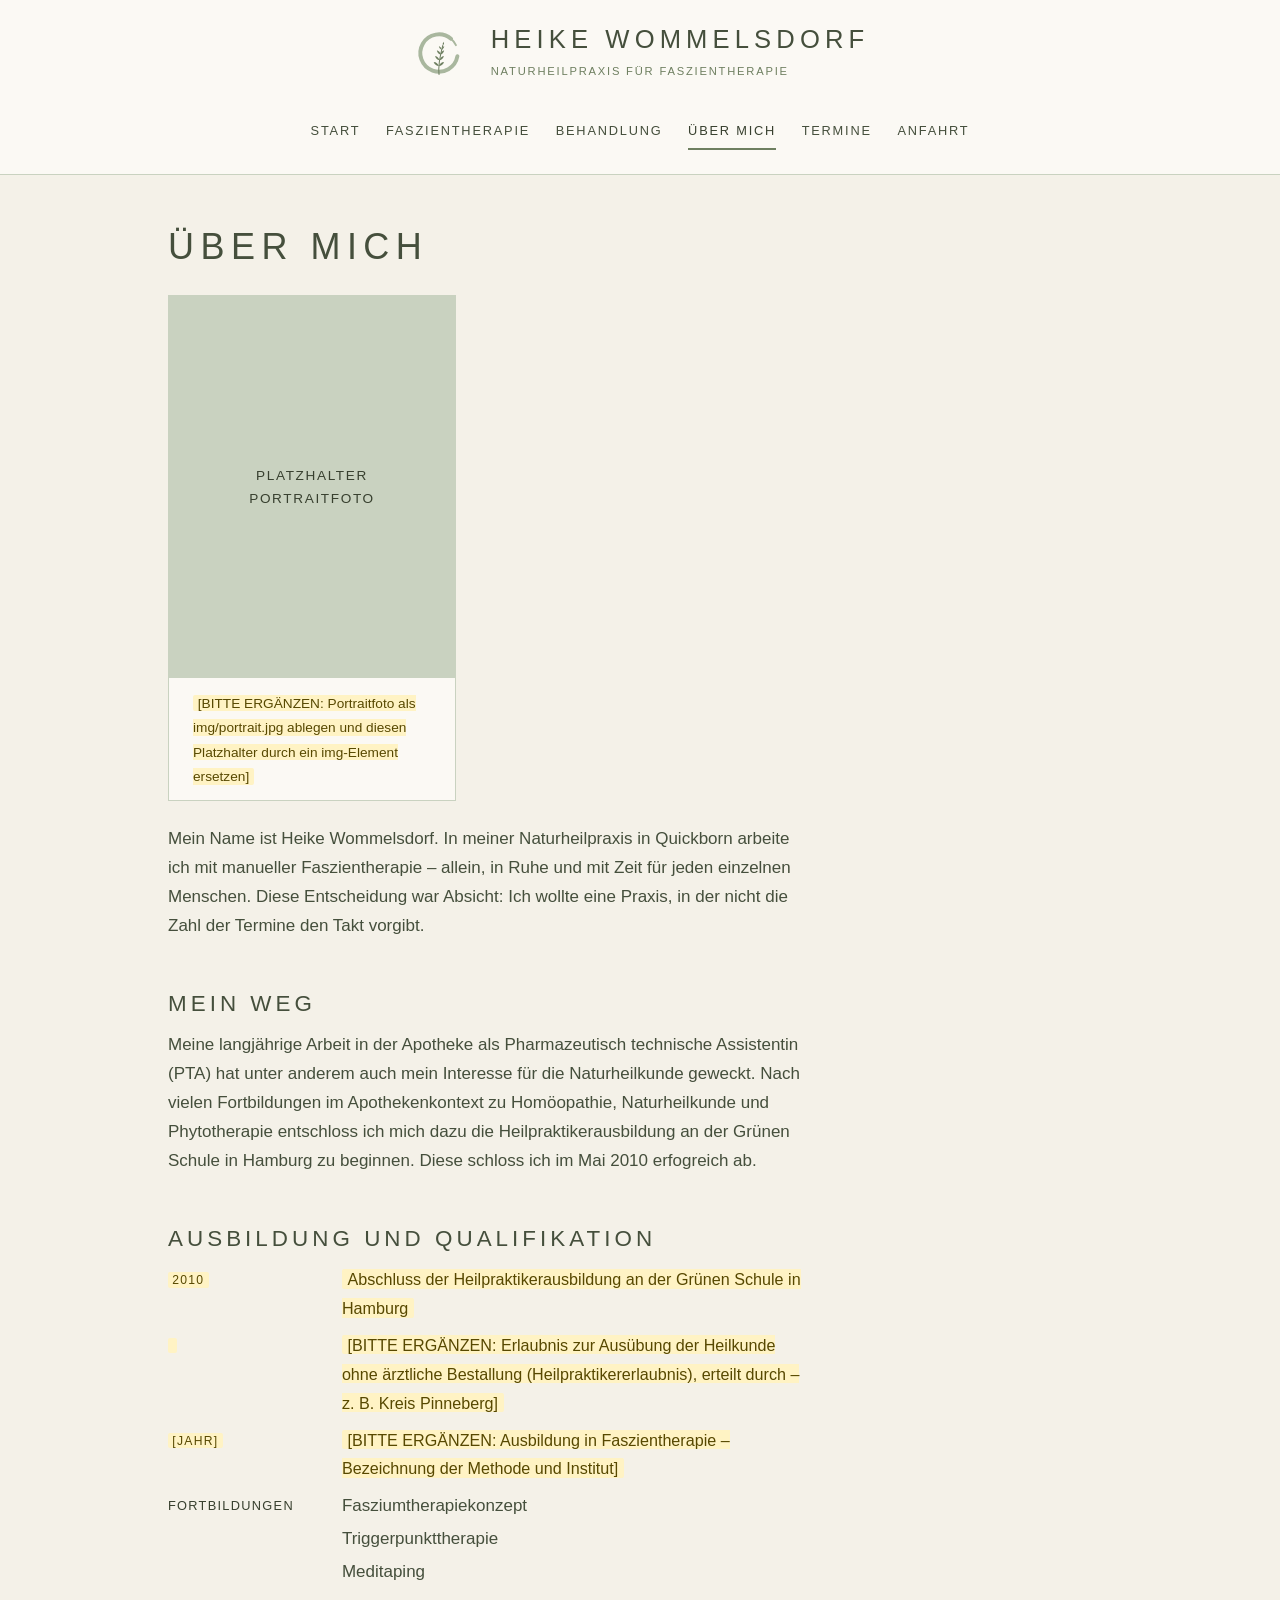
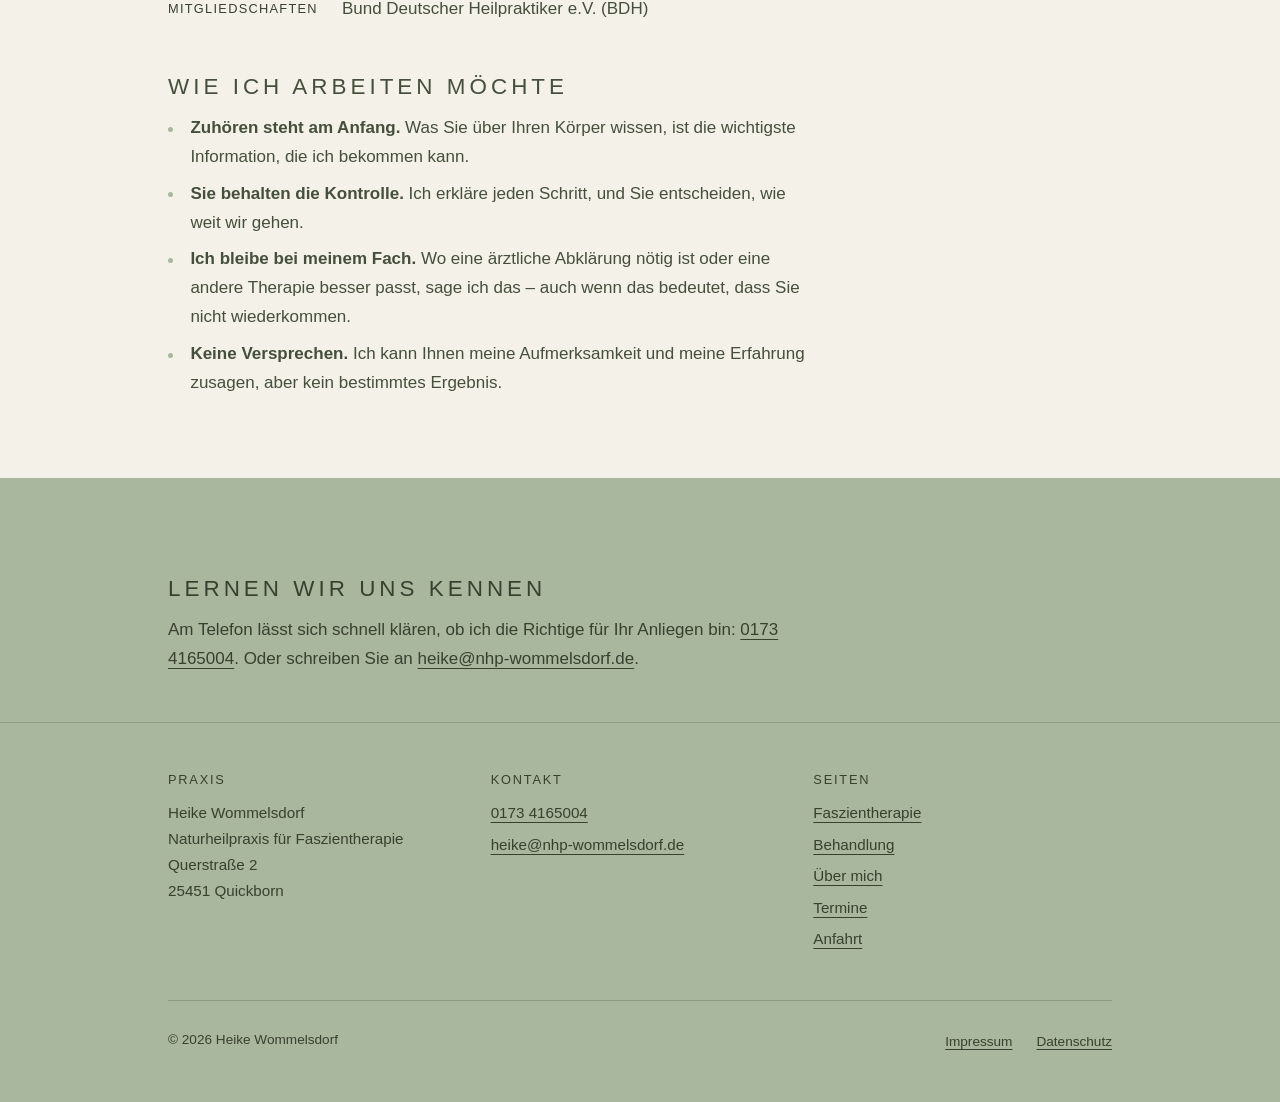
<file: ueber-mich.html>
<!DOCTYPE html>
<html lang="de">
<head>
<meta charset="utf-8">
<meta name="viewport" content="width=device-width, initial-scale=1">
<title>Über mich – Heike Wommelsdorf, Naturheilpraxis Quickborn</title>
<meta name="description" content="Heike Wommelsdorf, Heilpraktikerin in Quickborn: Werdegang, Ausbildung und Fortbildungen in manueller Faszientherapie sowie meine Haltung zur Arbeit mit Menschen.">
<link rel="icon" href="img/favicon.svg" type="image/svg+xml">
<link rel="stylesheet" href="css/style.css">
</head>
<body>

<a class="sprungmarke" href="#inhalt">Zum Inhalt springen</a>

<header class="kopf">
  <div class="inhalt">
    <a class="marke" href="index.html">
      <img src="img/logo.svg" alt="" width="120" height="120">
      <span class="marke-text">
        <span class="marke-name">Heike Wommelsdorf</span>
        <span class="marke-zusatz">Naturheilpraxis für Faszientherapie</span>
      </span>
    </a>

    <nav class="navigation" aria-label="Hauptmenü">
      <ul>
        <li><a href="index.html">Start</a></li>
        <li><a href="faszientherapie.html">Faszientherapie</a></li>
        <li><a href="behandlung.html">Behandlung</a></li>
        <li><a href="ueber-mich.html" aria-current="page">Über mich</a></li>
        <li><a href="termine.html">Termine</a></li>
        <li><a href="anfahrt.html">Anfahrt</a></li>
      </ul>
    </nav>
  </div>
</header>

<main id="inhalt">
  <div class="inhalt">

    <h1>Über mich</h1>

    <figure class="bild portrait">
      <div class="bild-platzhalter">
        Platzhalter<br>Portraitfoto
      </div>
      <figcaption>
        <span class="platzhalter">[BITTE ERGÄNZEN: Portraitfoto als img/portrait.jpg ablegen und diesen Platzhalter durch ein img-Element ersetzen]</span>
      </figcaption>
    </figure>

    <p>
      Mein Name ist Heike Wommelsdorf. In meiner Naturheilpraxis in Quickborn
      arbeite ich mit manueller Faszientherapie – allein, in Ruhe und mit Zeit für
      jeden einzelnen Menschen. Diese Entscheidung war Absicht: Ich wollte eine
      Praxis, in der nicht die Zahl der Termine den Takt vorgibt.
    </p>

    <h2>Mein Weg</h2>
    <p>
      <span>
        Meine langjährige Arbeit in der Apotheke als Pharmazeutisch technische Assistentin (PTA) hat unter anderem auch mein Interesse für die Naturheilkunde geweckt.
        Nach vielen Fortbildungen im Apothekenkontext zu Homöopathie, Naturheilkunde und Phytotherapie entschloss ich mich dazu die Heilpraktikerausbildung an der Grünen Schule in Hamburg zu beginnen.
        Diese schloss ich im Mai 2010 erfogreich ab.
      </span>
    </p>

    <h2>Ausbildung und Qualifikation</h2>
    <dl class="daten">
      <dt><span class="platzhalter">2010</span></dt>
      <dd><span class="platzhalter">Abschluss der Heilpraktikerausbildung an der Grünen Schule in Hamburg</span></dd>

      <dt><span class="platzhalter"></span></dt>
      <dd><span class="platzhalter">[BITTE ERGÄNZEN: Erlaubnis zur Ausübung der Heilkunde ohne ärztliche Bestallung (Heilpraktikererlaubnis), erteilt durch – z. B. Kreis Pinneberg]</span></dd>

      <dt><span class="platzhalter">[Jahr]</span></dt>
      <dd><span class="platzhalter">[BITTE ERGÄNZEN: Ausbildung in Faszientherapie – Bezeichnung der Methode und Institut]</span></dd>

      <dt>Fortbildungen</dt>
      <dd>
        <ul class="schlicht">
          <li>Fasziumtherapiekonzept</li>
          <li>Triggerpunkttherapie</li>
          <li>Meditaping</li>
        </ul>
      </dd>

      <dt>Mitgliedschaften</dt>
      <dd>Bund Deutscher Heilpraktiker e.V. (BDH)</dd>
    </dl>

    <h2>Wie ich arbeiten möchte</h2>
    <ul class="liste">
      <li>
        <strong>Zuhören steht am Anfang.</strong> Was Sie über Ihren Körper wissen,
        ist die wichtigste Information, die ich bekommen kann.
      </li>
      <li>
        <strong>Sie behalten die Kontrolle.</strong> Ich erkläre jeden Schritt, und
        Sie entscheiden, wie weit wir gehen.
      </li>
      <li>
        <strong>Ich bleibe bei meinem Fach.</strong> Wo eine ärztliche Abklärung
        nötig ist oder eine andere Therapie besser passt, sage ich das – auch wenn
        das bedeutet, dass Sie nicht wiederkommen.
      </li>
      <li>
        <strong>Keine Versprechen.</strong> Ich kann Ihnen meine Aufmerksamkeit und
        meine Erfahrung zusagen, aber kein bestimmtes Ergebnis.
      </li>
    </ul>

  </div>
</main>

<section class="flaeche">
  <div class="inhalt">
    <h2>Lernen wir uns kennen</h2>
    <p>
      Am Telefon lässt sich schnell klären, ob ich die Richtige für Ihr Anliegen
      bin: <a href="tel:+491734165004">0173 4165004</a>. Oder schreiben Sie an
      <a href="mailto:heike@nhp-wommelsdorf.de">heike@nhp-wommelsdorf.de</a>.
    </p>
  </div>
</section>

<footer class="fuss">
  <div class="inhalt">
    <div class="fuss-raster">

      <div>
        <h2>Praxis</h2>
        <p>
          Heike Wommelsdorf<br>
          Naturheilpraxis für Faszientherapie<br>
          Querstraße 2<br>
          25451 Quickborn
        </p>
      </div>

      <div>
        <h2>Kontakt</h2>
        <ul>
          <li><a href="tel:+491734165004">0173 4165004</a></li>
          <li><a href="mailto:heike@nhp-wommelsdorf.de">heike@nhp-wommelsdorf.de</a></li>
        </ul>
      </div>

      <div>
        <h2>Seiten</h2>
        <ul>
          <li><a href="faszientherapie.html">Faszientherapie</a></li>
          <li><a href="behandlung.html">Behandlung</a></li>
          <li><a href="ueber-mich.html">Über mich</a></li>
          <li><a href="termine.html">Termine</a></li>
          <li><a href="anfahrt.html">Anfahrt</a></li>
        </ul>
      </div>

    </div>

    <div class="fuss-zeile">
      <p>© 2026 Heike Wommelsdorf</p>
      <ul>
        <li><a href="impressum.html">Impressum</a></li>
        <li><a href="datenschutz.html">Datenschutz</a></li>
      </ul>
    </div>
  </div>
</footer>

</body>
</html>
</file>
<file: css/style.css>
/* ==========================================================================
   Naturheilpraxis Heike Wommelsdorf – Stylesheet
   Einziges Stylesheet der Seite. Kein Build, kein Framework.
   Farben abgeleitet von der Visitenkarte (Creme / Salbeigruen / Olive).
   ========================================================================== */

/* --- 1. Design-Tokens ---------------------------------------------------- */

:root {
  --creme:        #F4F1E8;  /* Seitenhintergrund */
  --creme-hell:   #FBF9F4;  /* Karten, Hero */
  --salbei:       #A9B79E;  /* Farbflaechen, Footer */
  --salbei-hell:  #C9D2C0;  /* Trennlinien, dezente Flaechen */
  --olive-dunkel: #454F3C;  /* Fliesstext auf Creme (7,7:1) */
  --olive-tief:   #38402F;  /* Text auf Salbeiflaechen (4,9:1) */
  --olive:        #6E7F60;  /* NUR grosse Ueberschriften (3,8:1) */

  --schrift: ui-sans-serif, "Segoe UI", Roboto, Helvetica, Arial, sans-serif;

  --breite:   62rem;   /* Seitencontainer */
  --textmass: 68ch;    /* Lesbare Textspalte */

  --abstand-s:  0.75rem;
  --abstand-m:  1.5rem;
  --abstand-l:  3rem;
  --abstand-xl: 5rem;
}

/* --- 2. Reset (minimal) -------------------------------------------------- */

*,
*::before,
*::after { box-sizing: border-box; }

body,
h1, h2, h3, p, ul, ol, li, figure, dl, dd, blockquote {
  margin: 0;
  padding: 0;
}

ul, ol { list-style: none; }

img, svg { display: block; max-width: 100%; height: auto; }

/* --- 3. Grundtypografie -------------------------------------------------- */

html {
  scroll-behavior: smooth;
  -webkit-text-size-adjust: 100%;
}

body {
  background: var(--creme);
  color: var(--olive-dunkel);
  font-family: var(--schrift);
  font-size: 1.0625rem;   /* 17px – Zielgruppe 50+ */
  line-height: 1.7;
  font-weight: 400;
  min-height: 100vh;
  display: flex;
  flex-direction: column;
}

p, li { max-width: var(--textmass); }

p + p,
ul + p,
dl + p { margin-top: 1em; }

/* Fliesstext, der direkt auf einen Kasten folgt, braucht mehr Luft. */
.kacheln + p,
.karte + p,
.bild + p { margin-top: var(--abstand-m); }

strong { font-weight: 600; }

/* Ueberschriften: Grossbuchstaben mit weiten Abstaenden wie auf der Karte */
h1, h2, h3 {
  font-weight: 300;
  text-transform: uppercase;
  letter-spacing: 0.18em;
  line-height: 1.35;
  color: var(--olive-dunkel);
  text-wrap: balance;
}

h1 { font-size: clamp(1.5rem, 1.1rem + 2vw, 2.25rem); }
h2 { font-size: clamp(1.15rem, 1rem + 0.8vw, 1.4rem);  margin-top: var(--abstand-l); }
h3 {
  font-size: 1rem;
  letter-spacing: 0.12em;
  margin-top: var(--abstand-m);
  color: var(--olive-tief);
}

h2 + p, h3 + p, h2 + ul, h3 + ul, h2 + dl { margin-top: var(--abstand-s); }

a {
  color: var(--olive-dunkel);
  text-decoration-color: var(--salbei);
  text-decoration-thickness: 1px;
  text-underline-offset: 0.25em;
}

a:hover { text-decoration-color: var(--olive-dunkel); }

/* Sichtbarer Fokus fuer Tastaturbedienung */
a:focus-visible,
button:focus-visible,
.sprungmarke:focus {
  outline: 2px solid var(--olive-dunkel);
  outline-offset: 3px;
  border-radius: 2px;
}

/* --- 4. Layout-Bausteine ------------------------------------------------- */

.inhalt {
  width: 100%;
  max-width: var(--breite);
  margin-inline: auto;
  padding-inline: var(--abstand-m);
}

main {
  flex: 1 0 auto;
  padding-block: var(--abstand-l) var(--abstand-xl);
}

/* Zierelement der Visitenkarte: Linie – Punkt – Linie */
.zierlinie {
  display: flex;
  align-items: center;
  justify-content: center;
  gap: 0.6rem;
  margin-block: var(--abstand-m);
}

.zierlinie::before,
.zierlinie::after {
  content: "";
  width: clamp(2rem, 8vw, 5rem);
  height: 1px;
  background: var(--salbei);
}

.zierlinie span {
  width: 5px;
  height: 5px;
  border-radius: 50%;
  background: var(--olive);
}

.sprungmarke {
  position: absolute;
  left: -9999px;
  top: 0;
  background: var(--creme-hell);
  color: var(--olive-dunkel);
  padding: var(--abstand-s) var(--abstand-m);
  z-index: 10;
}

.sprungmarke:focus {
  left: var(--abstand-m);
  top: var(--abstand-s);
  position: fixed;
}

/* --- 5. Kopfbereich und Navigation -------------------------------------- */

.kopf {
  background: var(--creme-hell);
  border-bottom: 1px solid var(--salbei-hell);
  padding-block: var(--abstand-m);
  text-align: center;
}

.marke {
  display: inline-flex;
  align-items: center;
  gap: var(--abstand-m);
  text-decoration: none;
}

.marke img { width: 3.5rem; }

.marke-text { text-align: left; }

.marke-name {
  display: block;
  font-size: clamp(1.15rem, 1rem + 1.2vw, 1.6rem);
  font-weight: 300;
  text-transform: uppercase;
  letter-spacing: 0.2em;
  color: var(--olive-dunkel);
  line-height: 1.25;
}

.marke-zusatz {
  display: block;
  margin-top: 0.4rem;
  font-size: 0.7rem;
  text-transform: uppercase;
  letter-spacing: 0.16em;
  color: var(--olive);
}

.navigation {
  margin-top: var(--abstand-m);
}

.navigation ul {
  display: flex;
  flex-wrap: wrap;
  justify-content: center;
  gap: 0.4rem 1.6rem;
}

.navigation a {
  display: inline-block;
  padding: 0.35rem 0;
  font-size: 0.8rem;
  text-transform: uppercase;
  letter-spacing: 0.14em;
  text-decoration: none;
  color: var(--olive-dunkel);
  border-bottom: 2px solid transparent;
}

.navigation a:hover { border-bottom-color: var(--salbei); }

.navigation a[aria-current="page"] {
  border-bottom-color: var(--olive);
  color: var(--olive-tief);
}

/* --- 6. Hero (Startseite) ----------------------------------------------- */

.hero {
  background: var(--creme-hell);
  border-bottom: 1px solid var(--salbei-hell);
  padding-block: var(--abstand-xl);
  text-align: center;
}

.hero p {
  margin-inline: auto;
  max-width: 46ch;
}

.hero .leitsatz {
  font-size: clamp(1.05rem, 1rem + 0.6vw, 1.25rem);
  color: var(--olive-tief);
}

/* --- 7. Karten und Kacheln ---------------------------------------------- */

.kacheln {
  display: grid;
  grid-template-columns: repeat(auto-fit, minmax(15rem, 1fr));
  gap: var(--abstand-m);
  margin-top: var(--abstand-m);
}

.kachel {
  background: var(--creme-hell);
  border: 1px solid var(--salbei-hell);
  padding: var(--abstand-m);
  display: flex;
  flex-direction: column;
  gap: var(--abstand-s);
}

.kachel h2,
.kachel h3 { margin-top: 0; }

.kachel p { max-width: none; flex: 1 0 auto; }

.karte {
  background: var(--creme-hell);
  border: 1px solid var(--salbei-hell);
  padding: var(--abstand-m);
  margin-top: var(--abstand-m);
}

.karte > :first-child { margin-top: 0; }

/* Salbeiflaeche – Text darauf immer --olive-tief */
.flaeche {
  background: var(--salbei);
  color: var(--olive-tief);
  padding: var(--abstand-l) 0;
  margin-top: var(--abstand-xl);
}

.flaeche h2,
.flaeche h3 { color: var(--olive-tief); }

.flaeche a { color: var(--olive-tief); text-decoration-color: var(--olive-tief); }

/* Folgt eine Salbeiflaeche direkt auf den Hauptinhalt, wuerden sich der
   Innenabstand von main und der Aussenabstand der Flaeche addieren. */
main:has(+ .flaeche) { padding-bottom: 0; }

/* --- 8. Buttons --------------------------------------------------------- */

.knopf {
  display: inline-block;
  align-self: flex-start;
  background: var(--salbei);
  color: var(--olive-tief);
  padding: 0.7rem 1.4rem;
  font-size: 0.8rem;
  text-transform: uppercase;
  letter-spacing: 0.14em;
  text-decoration: none;
  border: 1px solid var(--salbei);
  transition: background-color 0.15s ease, border-color 0.15s ease;
}

.knopf:hover {
  background: var(--salbei-hell);
  border-color: var(--olive);
}

.knopf--leer {
  background: transparent;
  border-color: var(--olive);
  color: var(--olive-dunkel);
}

.knopf--leer:hover { background: var(--salbei-hell); }

/* --- 9. Listen ---------------------------------------------------------- */

.liste li {
  position: relative;
  padding-left: 1.4rem;
  margin-top: 0.5rem;
}

.liste li::before {
  content: "";
  position: absolute;
  left: 0;
  top: 0.75em;
  width: 5px;
  height: 5px;
  border-radius: 50%;
  background: var(--salbei);
}

/* Beschreibungslisten fuer Preise, Sprechzeiten, Kontaktdaten */
.daten {
  margin-top: var(--abstand-s);
  display: grid;
  grid-template-columns: minmax(9rem, auto) 1fr;
  gap: 0.5rem var(--abstand-m);
  max-width: var(--textmass);
}

.daten dt {
  font-size: 0.8rem;
  text-transform: uppercase;
  letter-spacing: 0.1em;
  color: var(--olive-tief);
  padding-top: 0.25em;
}

.daten dd { margin: 0; }

.schlicht {
  list-style: none;
  margin: 0;
  padding: 0;
}

.schlicht li + li { margin-top: 0.25rem; }

@media (max-width: 26rem) {
  .daten { grid-template-columns: 1fr; gap: 0 0; }
  .daten dd { margin-bottom: var(--abstand-s); }
}

/* --- 10. FAQ ------------------------------------------------------------ */

.faq { margin-top: var(--abstand-m); }

.faq details {
  border-bottom: 1px solid var(--salbei-hell);
  padding-block: var(--abstand-s);
}

.faq summary {
  cursor: pointer;
  font-weight: 600;
  list-style: none;
  padding-right: 1.5rem;
  position: relative;
}

.faq summary::-webkit-details-marker { display: none; }

.faq summary::after {
  content: "+";
  position: absolute;
  right: 0;
  top: 0;
  color: var(--olive);
  font-weight: 300;
}

.faq details[open] summary::after { content: "\2013"; }

.faq details p { margin-top: var(--abstand-s); }

/* --- 11. Hinweise und Platzhalter -------------------------------------- */

.hinweis {
  border-left: 3px solid var(--salbei);
  padding: var(--abstand-s) var(--abstand-m);
  margin-top: var(--abstand-m);
  background: var(--creme-hell);
  font-size: 0.95rem;
}

.hinweis p { max-width: none; }

.klein { font-size: 0.9rem; }

/* Platzhalter fallen absichtlich auf – Arbeitsliste fuer die Praxis. */
.platzhalter {
  background: #FFF3C4;
  color: #574800;
  padding: 0.05em 0.35em;
  border-radius: 2px;
  font-size: 0.95em;
}

/* --- 12. Bilder --------------------------------------------------------- */

.bild {
  margin-top: var(--abstand-m);
  border: 1px solid var(--salbei-hell);
  background: var(--creme-hell);
}

.bild img { width: 100%; }

.bild figcaption {
  padding: var(--abstand-s) var(--abstand-m);
  font-size: 0.9rem;
  color: var(--olive-tief);
  border-top: 1px solid var(--salbei-hell);
}

/* Platzhalterflaeche, solange kein Foto vorliegt */
.bild-platzhalter {
  aspect-ratio: 3 / 2;
  display: grid;
  place-items: center;
  background: var(--salbei-hell);
  color: var(--olive-tief);
  font-size: 0.85rem;
  text-transform: uppercase;
  letter-spacing: 0.12em;
  text-align: center;
  padding: var(--abstand-m);
}

.portrait { max-width: 18rem; }

.portrait .bild-platzhalter { aspect-ratio: 3 / 4; }

/* --- 13. Fussbereich ---------------------------------------------------- */

.fuss {
  background: var(--salbei);
  color: var(--olive-tief);
  padding-block: var(--abstand-l);
  margin-top: auto;
  font-size: 0.95rem;
}

.fuss a { color: var(--olive-tief); text-decoration-color: var(--olive-tief); }

/* Salbeiflaeche und Fussbereich haben dieselbe Farbe – eine Haarlinie hält
   sie optisch auseinander. */
.flaeche + .fuss { border-top: 1px solid rgba(56, 64, 47, 0.22); }

.fuss-raster {
  display: grid;
  grid-template-columns: repeat(auto-fit, minmax(13rem, 1fr));
  gap: var(--abstand-m);
}

.fuss h2 {
  margin-top: 0;
  font-size: 0.8rem;
  letter-spacing: 0.14em;
  color: var(--olive-tief);
}

.fuss p, .fuss li { max-width: none; }

.fuss li { margin-top: 0.35rem; }

.fuss-zeile {
  margin-top: var(--abstand-l);
  padding-top: var(--abstand-m);
  border-top: 1px solid rgba(56, 64, 47, 0.25);
  display: flex;
  flex-wrap: wrap;
  gap: 0.5rem var(--abstand-m);
  align-items: center;
  justify-content: space-between;
  font-size: 0.85rem;
}

.fuss-zeile ul {
  display: flex;
  flex-wrap: wrap;
  gap: 0.5rem var(--abstand-m);
}

/* --- 14. Ruecksicht auf Bewegungsempfindlichkeit ----------------------- */

@media (prefers-reduced-motion: reduce) {
  html { scroll-behavior: auto; }
  * { transition: none !important; animation: none !important; }
}

/* --- 15. Druckausgabe --------------------------------------------------- */

@media print {
  :root { --creme: #fff; --creme-hell: #fff; }

  body { background: #fff; color: #000; font-size: 11pt; line-height: 1.5; }

  .navigation,
  .sprungmarke,
  .kacheln,
  .hero,
  .knopf { display: none !important; }

  .kopf, .fuss, .flaeche {
    background: #fff !important;
    color: #000 !important;
    border: 0;
  }

  .fuss { border-top: 1px solid #999; }

  main { padding-block: 0; }

  .karte, .hinweis, .bild { border-color: #999; break-inside: avoid; }

  .faq details { break-inside: avoid; }

  /* Details im Druck immer aufgeklappt */
  .faq details > *:not(summary) { display: block !important; }

  a { text-decoration: none; color: #000; }

  h1, h2, h3 { break-after: avoid; }
}
</file>
